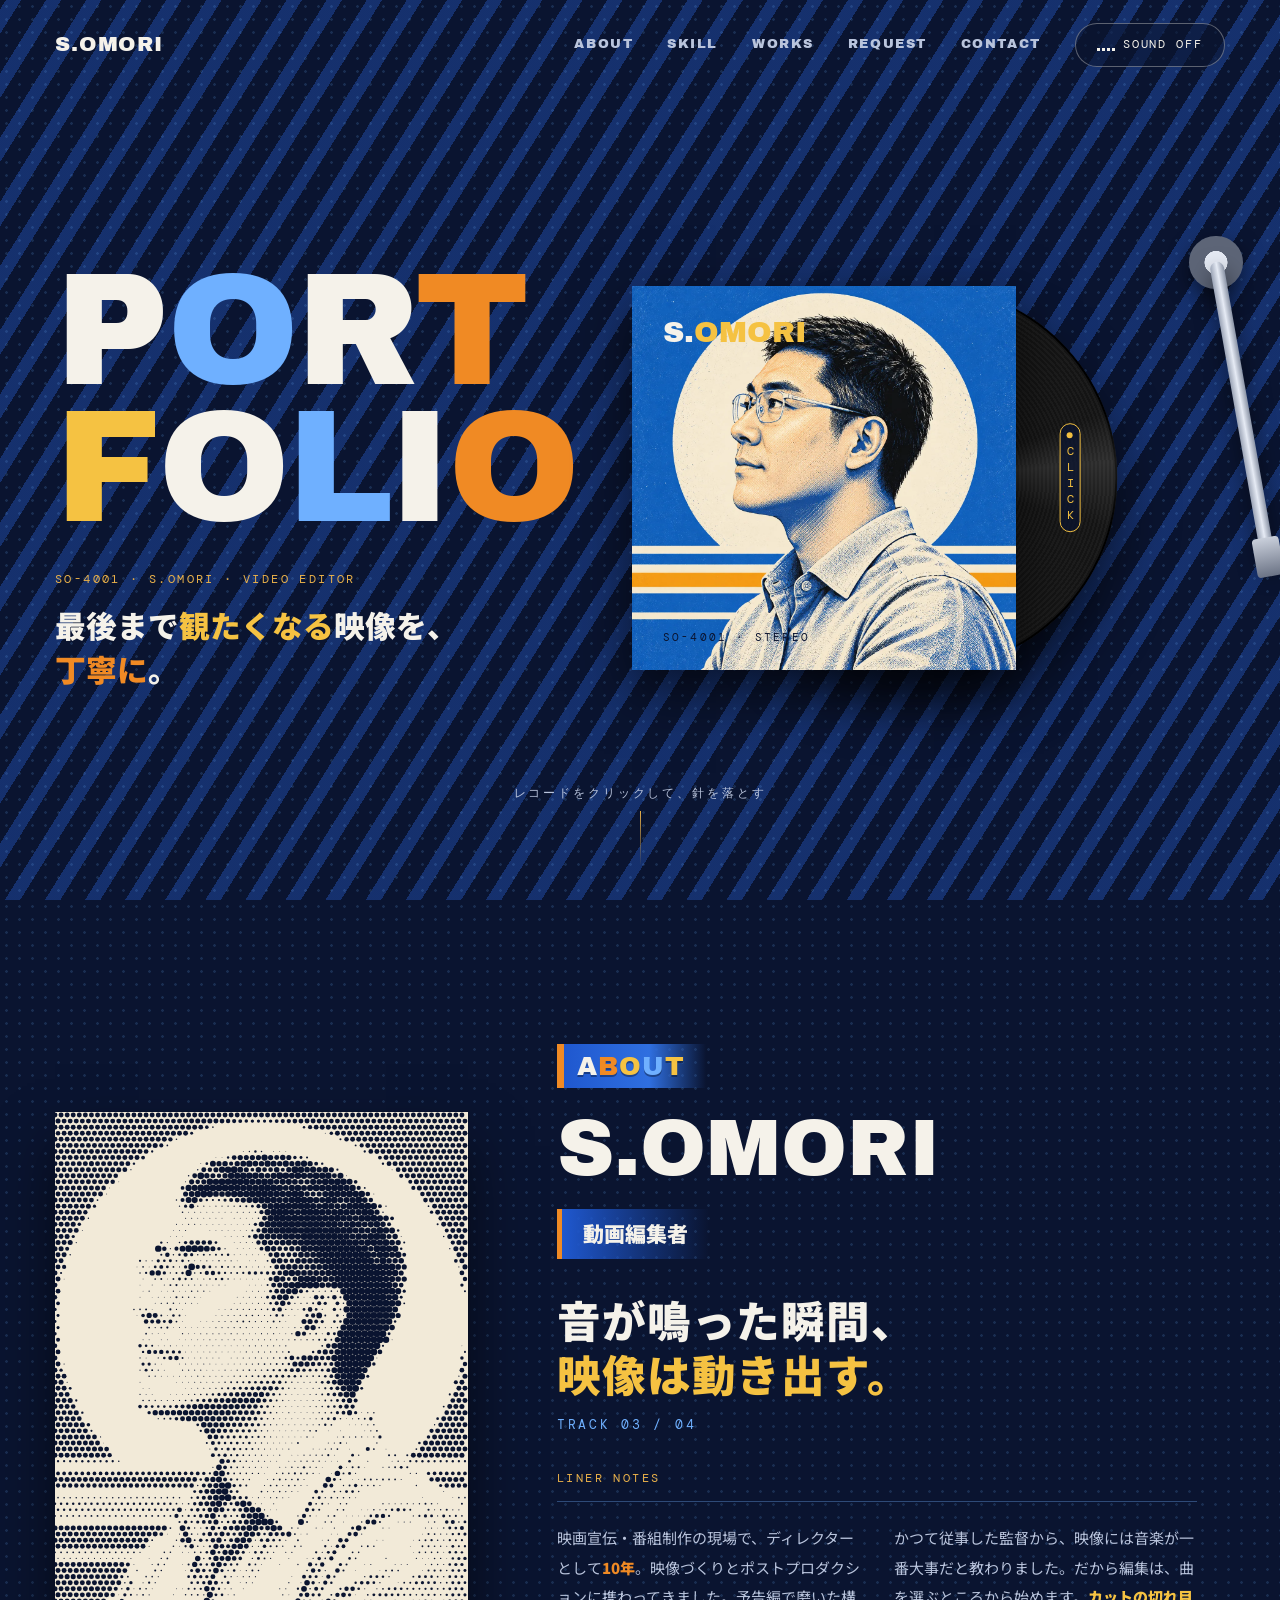
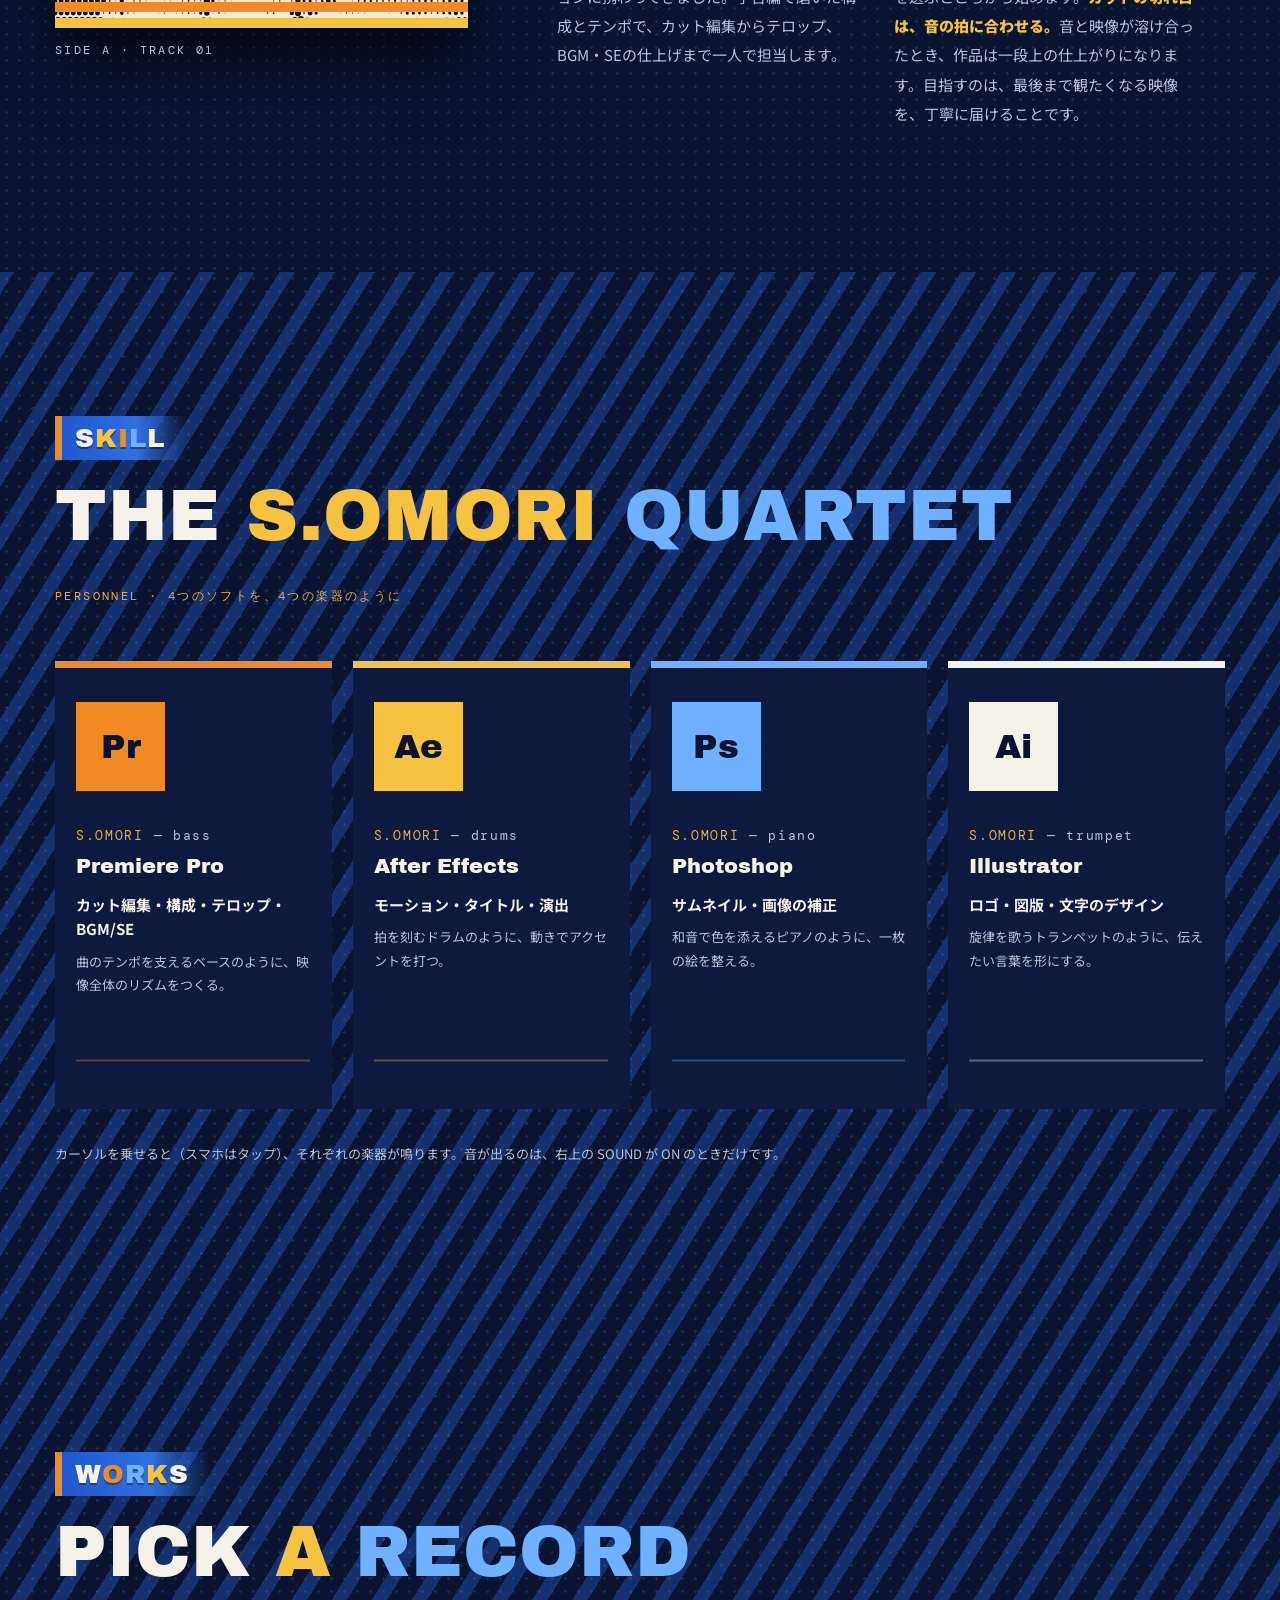
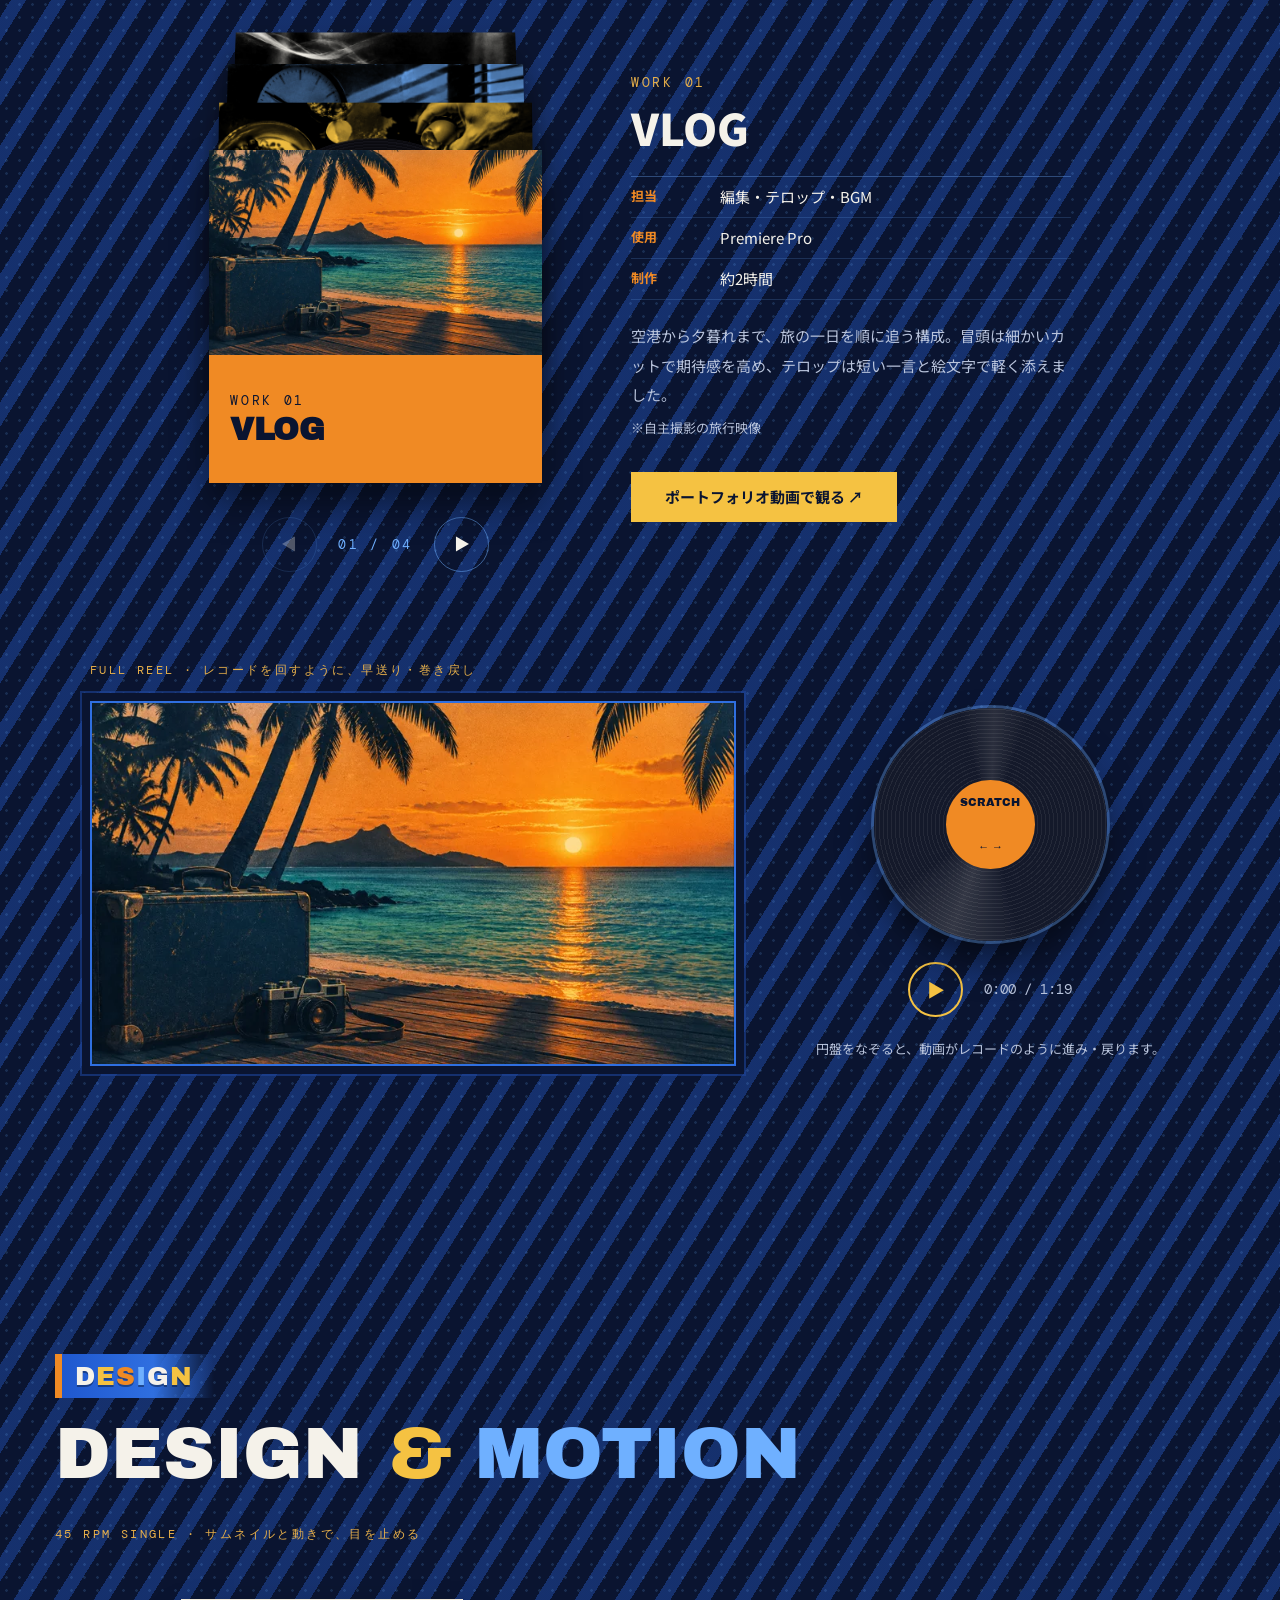
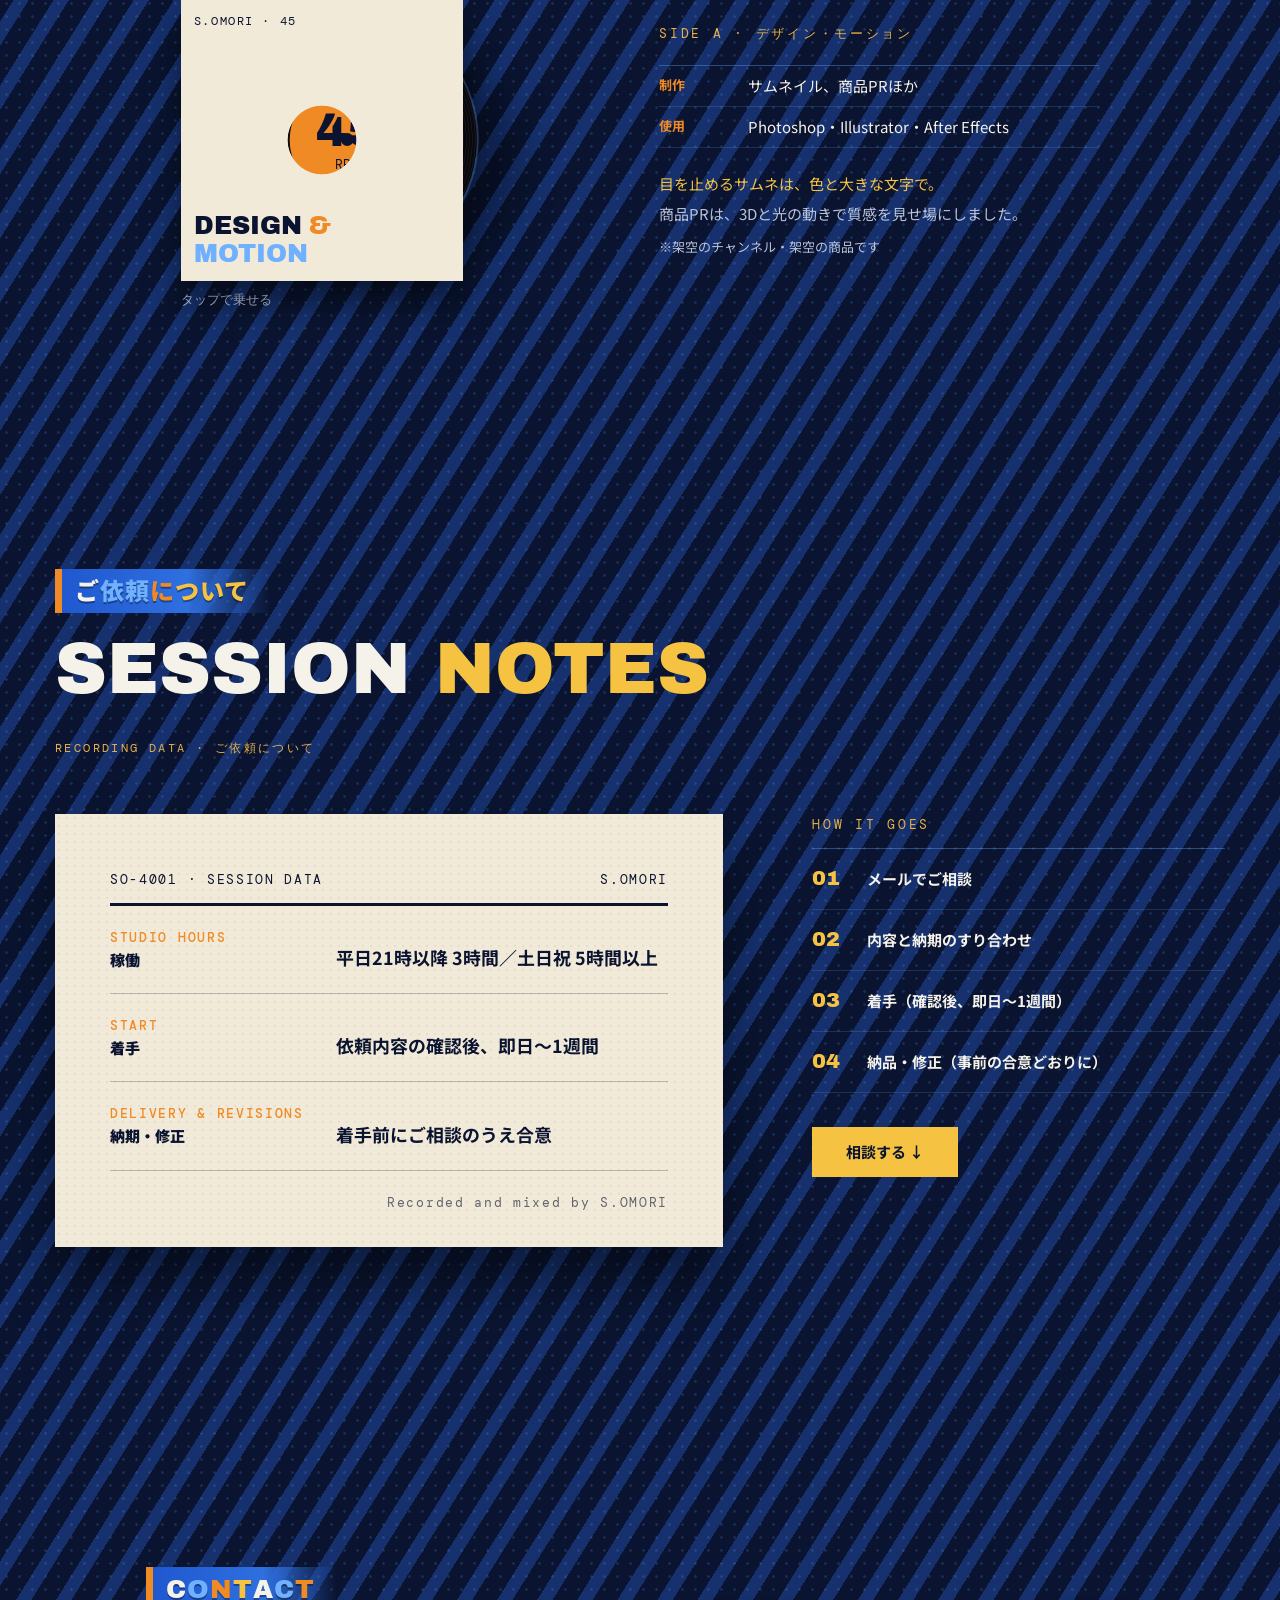
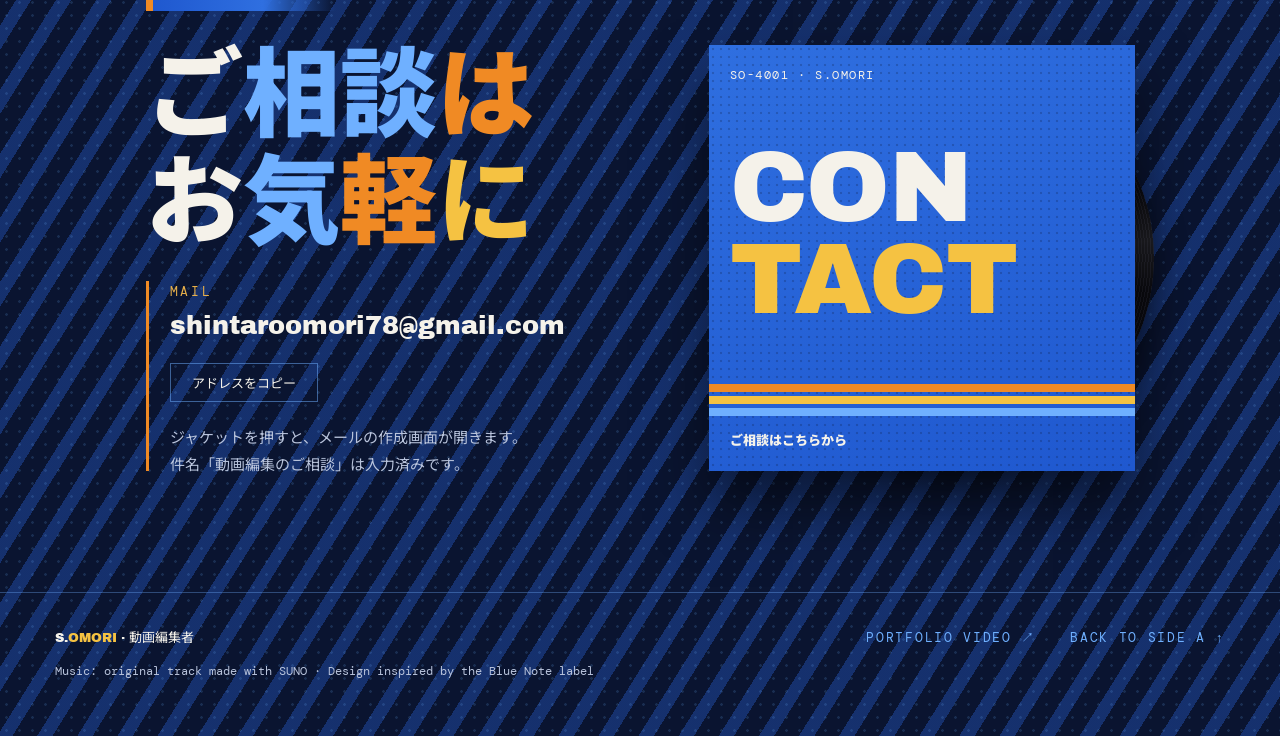
<file: index.html>
<!doctype html>
<html lang="ja">
<head>
  <meta charset="utf-8">
  <meta name="viewport" content="width=device-width, initial-scale=1">
  <title>S.OMORI — Drop the Needle</title>
  <meta name="description" content="動画編集者 S.OMORI のポートフォリオ。針を落として、音楽と一緒にご覧ください。">
  <link rel="preconnect" href="https://fonts.googleapis.com">
  <link rel="preconnect" href="https://fonts.gstatic.com" crossorigin>
  <link href="https://fonts.googleapis.com/css2?family=Archivo+Black&family=Noto+Sans+JP:wght@500;700;900&family=DM+Mono:wght@500&display=swap" rel="stylesheet">
  <link rel="stylesheet" href="styles.css?v=a158b84">
  <script type="module" src="needle.js?v=a158b84"></script>
</head>
<body>

  <header class="site-header">
    <a class="logo" href="#top">S.OMORI</a>
    <nav class="nav" aria-label="セクション">
      <a href="#about">ABOUT</a>
      <a href="#skills">SKILL</a>
      <a href="#works">WORKS</a>
      <a href="#request">REQUEST</a>
      <a href="#contact">CONTACT</a>
    </nav>
    <button class="sound" type="button" aria-pressed="false" aria-label="音楽を再生">
      <span class="sound-bars" aria-hidden="true"><i></i><i></i><i></i><i></i></span>
      <span class="sound-label">SOUND OFF</span>
    </button>
  </header>

  <main id="top">
    <section class="hero" aria-labelledby="hero-title">
      <div class="hero-copy">
        <h1 class="title" id="hero-title" aria-label="PORTFOLIO">
          <span class="row">
            <span class="ch w">P</span><span class="ch s">O</span><span class="ch w">R</span><span class="ch o">T</span>
          </span>
          <span class="row">
            <span class="ch y">F</span><span class="ch w">O</span><span class="ch s">L</span><span class="ch w">I</span><span class="ch o">O</span>
          </span>
        </h1>
        <p class="catalog">SO-4001 · S.OMORI · VIDEO EDITOR</p>
        <p class="tagline"><span class="phrase">最後まで</span><span class="phrase y">観たくなる</span><span class="phrase">映像を、</span><span class="phrase"><span class="o">丁寧に</span>。</span></p>
      </div>

      <div class="deck">
        <button class="record" type="button" aria-label="針を落として音楽を再生">
          <span class="vinyl" aria-hidden="true">
            <span class="grooves"></span>
            <span class="label">S.OMORI<br>SIDE A</span>
            <span class="click-cue"><i></i>CLICK</span>
          </span>
        </button>

        <div class="sleeve" aria-hidden="true">
          <img src="images/portrait.webp" alt="" width="1254" height="1254">
          <span class="sleeve-name"><span class="w">S.</span><span class="y">OMORI</span></span>
          <span class="sleeve-cat">SO-4001 · STEREO</span>
        </div>

        <div class="tonearm" aria-hidden="true">
          <span class="pivot"></span>
          <span class="arm"><span class="head"></span></span>
        </div>
      </div>

      <p class="cue" aria-live="polite">
        <span class="cue-text">レコードをクリックして、針を落とす</span>
        <span class="cue-line" aria-hidden="true"></span>
      </p>
    </section>

        <section id="about" class="about" aria-labelledby="about-title">
      <div class="halftone-wrap">
        <canvas class="halftone" role="img" aria-label="S.OMORIの肖像（網点で描いたもの）"></canvas>
        <p class="side">SIDE A · TRACK 01</p>
      </div>
      <div class="about-copy">
        <p class="tag" aria-hidden="true"><span class="w">A</span><span class="o">B</span><span class="y">O</span><span class="s">U</span><span class="y">T</span></p>
        <h2 class="name" id="about-title">S.OMORI</h2>
        <p class="role">動画編集者</p>
        <div class="credo">
          <ol class="credo-lines">
            <li class="is-on"><span class="w">カットは、</span><span class="y">音で切る。</span></li>
            <li><span class="w">絵は目で観る。</span><span class="y">音は心で観る。</span></li>
            <li><span class="w">音が鳴った瞬間、</span><span class="y">映像は動き出す。</span></li>
            <li><span class="w">いい映像は、</span><span class="y">目を閉じても伝わる。</span></li>
          </ol>
          <p class="credo-count" aria-hidden="true">TRACK <span class="credo-now">01</span> / 04</p>
        </div>
        <p class="catalog">LINER NOTES</p>
        <div class="notes">
          <p>映画宣伝・番組制作の現場で、ディレクターとして<strong class="o">10年</strong>。映像づくりとポストプロダクションに携わってきました。予告編で磨いた構成とテンポで、カット編集からテロップ、BGM・SEの仕上げまで一人で担当します。</p>
          <p>かつて従事した監督から、映像には音楽が一番大事だと教わりました。だから編集は、曲を選ぶところから始めます。<strong class="y">カットの切れ目は、音の拍に合わせる。</strong>音と映像が溶け合ったとき、作品は一段上の仕上がりになります。目指すのは、最後まで観たくなる映像を、丁寧に届けることです。</p>
        </div>
      </div>
    </section>
    <section id="skills" class="quartet" aria-labelledby="quartet-title">
      <p class="tag" aria-hidden="true"><span class="w">S</span><span class="y">K</span><span class="o">I</span><span class="s">L</span><span class="w">L</span></p>
      <h2 class="quartet-title" id="quartet-title"><span class="w">THE</span> <span class="y">S.OMORI</span> <span class="s">QUARTET</span></h2>
      <p class="catalog">PERSONNEL · 4つのソフトを、4つの楽器のように</p>

      <ul class="players">
        <li class="player" tabindex="0" data-voice="bass">
          <span class="badge">Pr</span>
          <span class="credit">S.OMORI <span class="instr">— bass</span></span>
          <span class="tool">Premiere Pro</span>
          <span class="part">カット編集・構成・テロップ・BGM/SE</span>
          <span class="part-note">曲のテンポを支えるベースのように、映像全体のリズムをつくる。</span>
          <canvas class="wave" aria-hidden="true"></canvas>
        </li>
        <li class="player" tabindex="0" data-voice="drums">
          <span class="badge">Ae</span>
          <span class="credit">S.OMORI <span class="instr">— drums</span></span>
          <span class="tool">After Effects</span>
          <span class="part">モーション・タイトル・演出</span>
          <span class="part-note">拍を刻むドラムのように、動きでアクセントを打つ。</span>
          <canvas class="wave" aria-hidden="true"></canvas>
        </li>
        <li class="player" tabindex="0" data-voice="piano">
          <span class="badge">Ps</span>
          <span class="credit">S.OMORI <span class="instr">— piano</span></span>
          <span class="tool">Photoshop</span>
          <span class="part">サムネイル・画像の補正</span>
          <span class="part-note">和音で色を添えるピアノのように、一枚の絵を整える。</span>
          <canvas class="wave" aria-hidden="true"></canvas>
        </li>
        <li class="player" tabindex="0" data-voice="horn">
          <span class="badge">Ai</span>
          <span class="credit">S.OMORI <span class="instr">— trumpet</span></span>
          <span class="tool">Illustrator</span>
          <span class="part">ロゴ・図版・文字のデザイン</span>
          <span class="part-note">旋律を歌うトランペットのように、伝えたい言葉を形にする。</span>
          <canvas class="wave" aria-hidden="true"></canvas>
        </li>
      </ul>
      <p class="quartet-hint">カーソルを乗せると（スマホはタップ）、それぞれの楽器が鳴ります。音が出るのは、右上の SOUND が ON のときだけです。</p>
    </section>
    <section id="works" class="works" aria-labelledby="works-title">
      <p class="tag" aria-hidden="true"><span class="w">W</span><span class="o">O</span><span class="s">R</span><span class="y">K</span><span class="w">S</span></p>
      <h2 class="works-title" id="works-title"><span class="w">PICK</span> <span class="y">A</span> <span class="s">RECORD</span></h2>

      <div class="works-body">
        <div class="crate">
          <div class="bin" tabindex="0" aria-label="作品のレコード棚。左右の矢印キーでめくれます">
          <button class="jacket" type="button" style="--c: var(--orange)" aria-controls="work-info" data-cue="18.5" aria-label="WORK 01 VLOGを選ぶ">
            <span class="disc" aria-hidden="true"><span class="disc-label">01</span></span>
            <span class="jacket-face">
              <span class="jacket-art"><img src="images/work-01.webp" alt="" width="800" height="494" loading="lazy"></span>
              <span class="jacket-type"><span class="jacket-no">WORK 01</span><span class="jacket-title">VLOG</span></span>
            </span>
          </button>
          <button class="jacket" type="button" style="--c: var(--yellow)" aria-controls="work-info" data-cue="34.5" aria-label="WORK 02 縦型ショートを選ぶ">
            <span class="disc" aria-hidden="true"><span class="disc-label">02</span></span>
            <span class="jacket-face">
              <span class="jacket-art"><img src="images/work-02.webp" alt="" width="800" height="494" loading="lazy"></span>
              <span class="jacket-type"><span class="jacket-no">WORK 02</span><span class="jacket-title">縦型ショート</span></span>
            </span>
          </button>
          <button class="jacket" type="button" style="--c: var(--sky)" aria-controls="work-info" data-cue="46.5" aria-label="WORK 03 ビジネス解説を選ぶ">
            <span class="disc" aria-hidden="true"><span class="disc-label">03</span></span>
            <span class="jacket-face">
              <span class="jacket-art"><img src="images/work-03.webp" alt="" width="800" height="494" loading="lazy"></span>
              <span class="jacket-type"><span class="jacket-no">WORK 03</span><span class="jacket-title">ビジネス解説</span></span>
            </span>
          </button>
          <button class="jacket" type="button" style="--c: var(--white)" aria-controls="work-info" data-yt="c9_rsqaQy-s" data-title="嘘つき / Fuu" aria-label="SIDE B Fuuを選ぶ">
            <span class="disc" aria-hidden="true"><span class="disc-label">B</span></span>
            <span class="jacket-face">
              <span class="jacket-art"><img src="images/work-04.webp" alt="" width="800" height="494" loading="lazy"></span>
              <span class="jacket-type"><span class="jacket-no">SIDE B · MUSIC</span><span class="jacket-title">Fuu</span></span>
            </span>
          </button>
          </div>
          <div class="crate-nav">
            <button class="crate-btn" type="button" data-step="-1" aria-label="前の作品">◀</button>
            <p class="crate-count" aria-hidden="true"><span class="crate-now">01</span> / 04</p>
            <button class="crate-btn" type="button" data-step="1" aria-label="次の作品">▶</button>
          </div>
        </div>

        <div class="work-info" id="work-info" aria-live="polite">
          <article class="work">
            <p class="work-no">WORK 01</p>
            <h3 class="work-title">VLOG</h3>
            <dl class="work-meta">
              <div><dt>担当</dt><dd>編集・テロップ・BGM</dd></div>
              <div><dt>使用</dt><dd>Premiere Pro</dd></div>
              <div><dt>制作</dt><dd>約2時間</dd></div>
            </dl>
            <p class="work-comment">空港から夕暮れまで、旅の一日を順に追う構成。冒頭は細かいカットで期待感を高め、テロップは短い一言と絵文字で軽く添えました。</p>
            <p class="work-note">※自主撮影の旅行映像</p>
            <a class="work-link" href="https://youtu.be/6_9yEwsXHRM" target="_blank" rel="noopener">ポートフォリオ動画で観る ↗</a>
          </article>
          <article class="work" hidden>
            <p class="work-no">WORK 02</p>
            <h3 class="work-title">縦型ショート</h3>
            <dl class="work-meta">
              <div><dt>担当</dt><dd>編集・テロップ・SE</dd></div>
              <div><dt>使用</dt><dd>Premiere Pro・After Effects</dd></div>
              <div><dt>制作</dt><dd>約1時間</dd></div>
            </dl>
            <p class="work-comment">冒頭で結果を見せ、約3秒ごとにカットを切り替えて離脱を防ぐ構成。字幕は大きく、動きに合わせた効果音で目を止めます。</p>
            <p class="work-note">※架空のチャンネルです</p>
            <a class="work-link" href="https://youtu.be/6_9yEwsXHRM" target="_blank" rel="noopener">ポートフォリオ動画で観る ↗</a>
          </article>
          <article class="work" hidden>
            <p class="work-no">WORK 03</p>
            <h3 class="work-title">ビジネス解説</h3>
            <dl class="work-meta">
              <div><dt>担当</dt><dd>構成・図解・編集・テロップ</dd></div>
              <div><dt>使用</dt><dd>Photoshop・Premiere Pro</dd></div>
              <div><dt>制作</dt><dd>約1時間</dd></div>
            </dl>
            <p class="work-comment">結論→3つのポイント→まとめの順に、図を1つずつ動かして理解の負担を減らす設計。話者を画面に置き、信頼感と間を出しました。</p>
            <p class="work-note">※架空のチャンネルです／図解は自作</p>
            <a class="work-link" href="https://youtu.be/6_9yEwsXHRM" target="_blank" rel="noopener">ポートフォリオ動画で観る ↗</a>
          </article>
          <article class="work" hidden>
            <p class="work-no">SIDE B · MUSIC CHANNEL</p>
            <h3 class="work-title">Fuu</h3>
            <dl class="work-meta">
              <div><dt>内容</dt><dd>オリジナル楽曲の音楽チャンネル</dd></div>
              <div><dt>担当</dt><dd>運営・サムネイル・映像</dd></div>
            </dl>
            <p class="work-comment">曲ごとにサムネイルと映像を作り、公開しています。数を重ねながら、一覧で見たときの統一感を保つ型づくりを続けています。</p>
            <p class="work-note">※自分で運営しているチャンネルです</p>
            <a class="work-link" href="https://www.youtube.com/@fuu_music" target="_blank" rel="noopener">チャンネルを見る ↗</a>
          </article>
        </div>
      </div>

      <div class="reel" aria-labelledby="reel-title">
        <p class="catalog" id="reel-title">FULL REEL · レコードを回すように、早送り・巻き戻し</p>
        <div class="reel-body">
          <div class="reel-screen">
            <video class="reel-video" src="video/portfolio.mp4" preload="metadata" playsinline></video>
            <div class="reel-yt" hidden><div id="reel-yt-player"></div></div>
            <p class="reel-cue" aria-live="polite"></p>
          </div>
          <div class="reel-deck">
            <div class="platter" role="slider" tabindex="0" aria-label="動画の再生位置。ドラッグ、または左右の矢印キーで早送り・巻き戻し" aria-valuemin="0" aria-valuemax="79" aria-valuenow="0">
              <span class="platter-disc" aria-hidden="true">
                <span class="platter-grooves"></span>
                <span class="platter-label">SCRATCH<br><i>←  →</i></span>
              </span>
            </div>
            <div class="reel-ctrl">
              <button class="reel-play" type="button" aria-label="動画を再生">▶</button>
              <span class="reel-time" aria-hidden="true"><span class="reel-now">0:00</span> / <span class="reel-len">1:19</span></span>
            </div>
            <p class="reel-hint">円盤をなぞると、動画がレコードのように進み・戻ります。</p>
          </div>
        </div>
      </div>
    </section>
    <section id="design" class="single" aria-labelledby="single-title">
      <p class="tag" aria-hidden="true"><span class="w">D</span><span class="y">E</span><span class="o">S</span><span class="s">I</span><span class="w">G</span><span class="y">N</span></p>
      <h2 class="single-title" id="single-title"><span class="w">DESIGN</span> <span class="y">&amp;</span> <span class="s">MOTION</span></h2>
      <p class="catalog">45 RPM SINGLE · サムネイルと動きで、目を止める</p>

      <div class="single-body">
        <button class="single-record" type="button" aria-pressed="false" aria-label="シングル盤を乗せて回す">
          <span class="single-shadow" aria-hidden="true"></span>
          <span class="single-slide" aria-hidden="true">
            <span class="single-disc">
              <span class="single-grooves"></span>
              <span class="single-label"><span class="single-45">45</span><span class="single-rpm">RPM</span><span class="single-hole"></span></span>
            </span>
          </span>
          <span class="single-sleeve" aria-hidden="true">
            <span class="single-sleeve-cat">S.OMORI · 45</span>
            <span class="single-sleeve-word"><span class="w">DESIGN</span><span class="o">&amp;</span><span class="s">MOTION</span></span>
          </span>
          <span class="single-cue" aria-hidden="true">タップで乗せる</span>
        </button>

        <div class="single-info">
          <p class="work-no">SIDE A · デザイン・モーション</p>
          <dl class="work-meta">
            <div><dt>制作</dt><dd>サムネイル、商品PRほか</dd></div>
            <div><dt>使用</dt><dd>Photoshop・Illustrator・After Effects</dd></div>
          </dl>
          <p class="work-comment"><span class="y">目を止めるサムネは、色と大きな文字で。</span><br>商品PRは、3Dと光の動きで質感を見せ場にしました。</p>
          <p class="work-note">※架空のチャンネル・架空の商品です</p>
        </div>
      </div>
    </section>
    <section id="request" class="session" aria-labelledby="session-title">
      <p class="tag tag-jp" aria-hidden="true"><span class="w">ご</span><span class="s">依頼</span><span class="o">に</span><span class="y">ついて</span></p>
      <h2 class="session-title" id="session-title"><span class="w">SESSION</span> <span class="y">NOTES</span></h2>
      <p class="catalog">RECORDING DATA · ご依頼について</p>

      <div class="session-body">
        <div class="paper">
          <div class="paper-head" aria-hidden="true">
            <span>SO-4001 · SESSION DATA</span>
            <span>S.OMORI</span>
          </div>
          <dl class="paper-data">
            <div>
              <dt><span class="paper-en">STUDIO HOURS</span>稼働</dt>
              <dd>平日21時以降 3時間／土日祝 5時間以上</dd>
            </div>
            <div>
              <dt><span class="paper-en">START</span>着手</dt>
              <dd>依頼内容の確認後、即日〜1週間</dd>
            </div>
            <div>
              <dt><span class="paper-en">DELIVERY &amp; REVISIONS</span>納期・修正</dt>
              <dd>着手前にご相談のうえ合意</dd>
            </div>
          </dl>
          <p class="paper-foot">Recorded and mixed by S.OMORI</p>
        </div>

        <div class="session-flow">
          <p class="work-no">HOW IT GOES</p>
          <ol class="flow">
            <li><span class="flow-no">01</span><span class="flow-text">メールでご相談</span></li>
            <li><span class="flow-no">02</span><span class="flow-text">内容と納期のすり合わせ</span></li>
            <li><span class="flow-no">03</span><span class="flow-text">着手（確認後、即日〜1週間）</span></li>
            <li><span class="flow-no">04</span><span class="flow-text">納品・修正（事前の合意どおりに）</span></li>
          </ol>
          <a class="work-link" href="#contact">相談する ↓</a>
        </div>
      </div>
    </section>
    <section id="contact" class="contact" aria-labelledby="contact-title">
      <div class="contact-body">
        <div class="contact-text">
        <p class="tag" aria-hidden="true"><span class="w">C</span><span class="s">O</span><span class="o">N</span><span class="y">T</span><span class="w">A</span><span class="s">C</span><span class="o">T</span></p>
          <div class="contact-group">
          <h2 class="contact-title" id="contact-title">
            <span class="contact-row"><span class="w">ご</span><span class="s">相談</span><span class="o">は</span></span>
            <span class="contact-row"><span class="w">お</span><span class="s">気</span><span class="o">軽</span><span class="y">に</span></span>
          </h2>

          <div class="contact-info">
            <p class="work-no">MAIL</p>
            <p class="contact-mail">shintaroomori78@gmail.com</p>
            <button class="contact-copy" type="button">アドレスをコピー</button>
            <p class="contact-note">ジャケットを押すと、メールの作成画面が開きます。<br>件名「動画編集のご相談」は入力済みです。</p>
          </div>
          </div>
        </div>

        <a class="label-btn" href="mailto:shintaroomori78@gmail.com?subject=%E5%8B%95%E7%94%BB%E7%B7%A8%E9%9B%86%E3%81%AE%E3%81%94%E7%9B%B8%E8%AB%87" aria-label="メールで相談する（メールの作成画面が開きます）">
          <span class="c-disc" aria-hidden="true">
            <span class="label-disc">
              <span class="label-face">
                <span class="label-top">SIDE B · LAST TRACK</span>
                <span class="label-main">MAIL</span>
                <span class="label-sub">メールで相談する</span>
                <span class="label-hole"></span>
              </span>
            </span>
          </span>
          <span class="c-sleeve" aria-hidden="true">
            <span class="c-cat">SO-4001 · S.OMORI</span>
            <span class="c-word"><span class="w">CON</span><span class="y">TACT</span></span>
            <span class="c-stripes"><i></i><i></i><i></i></span>
            <span class="c-foot">ご相談はこちらから</span>
          </span>
        </a>
      </div>
    </section>
  </main>

  <footer class="site-footer">
    <p class="footer-name"><span class="w">S.</span><span class="y">OMORI</span> · 動画編集者</p>
    <p class="footer-links">
      <a href="https://youtu.be/6_9yEwsXHRM" target="_blank" rel="noopener">PORTFOLIO VIDEO ↗</a>
      <a href="#top">BACK TO SIDE A ↑</a>
    </p>
    <p class="footer-credit">Music: original track made with SUNO · Design inspired by the Blue Note label</p>
  </footer>

</body>
</html>
</file>
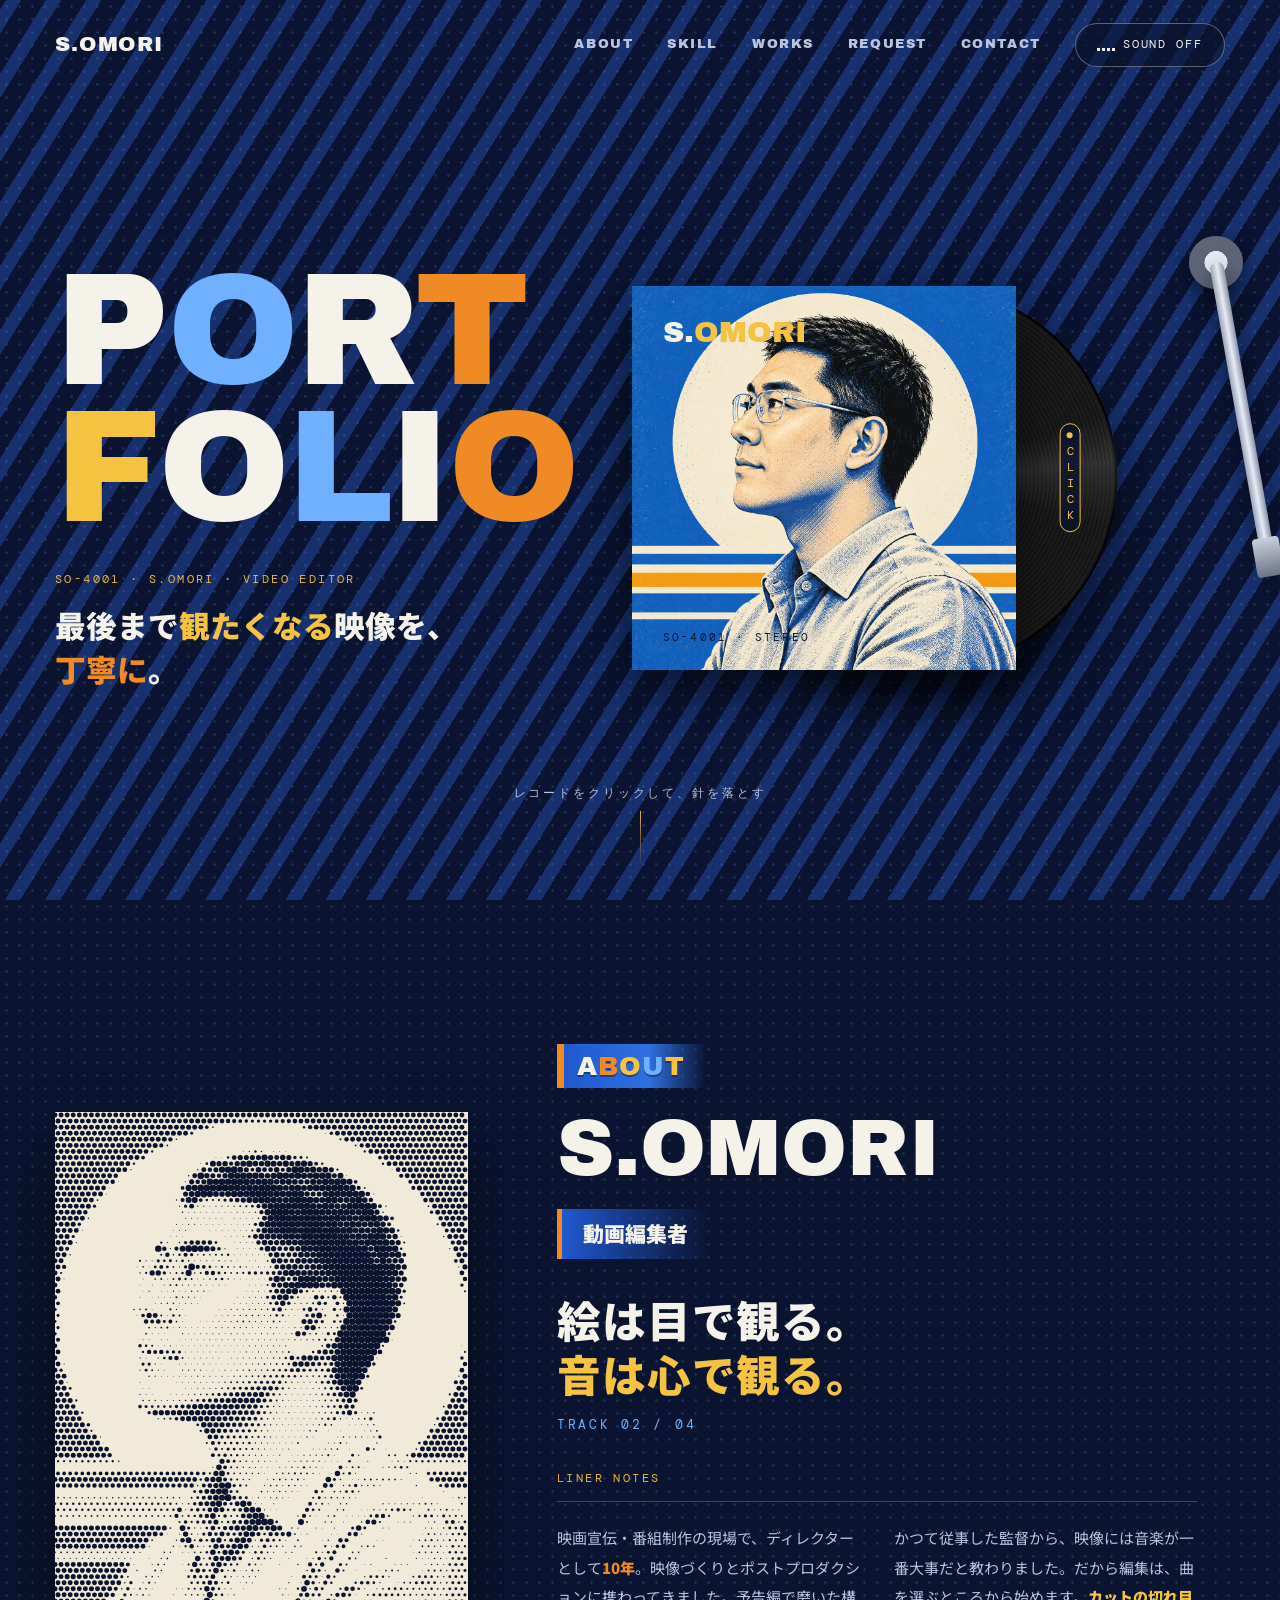
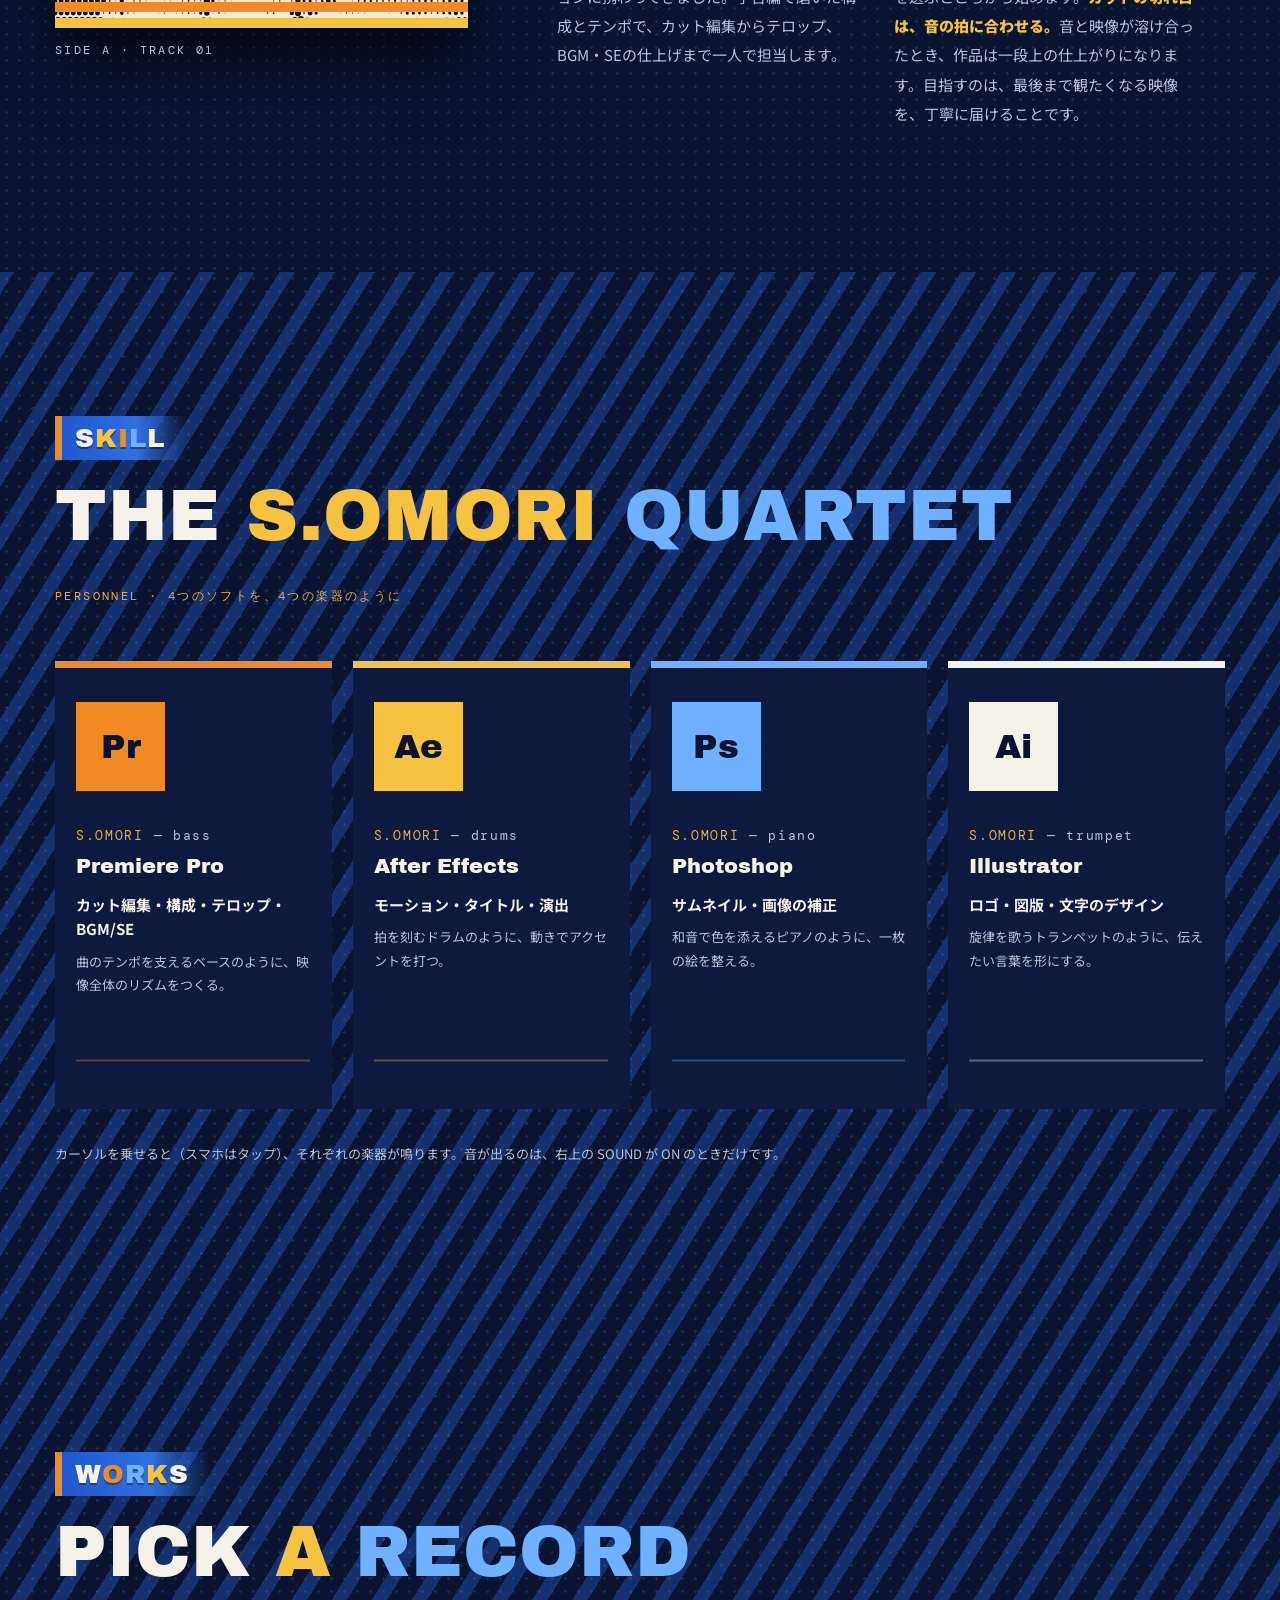
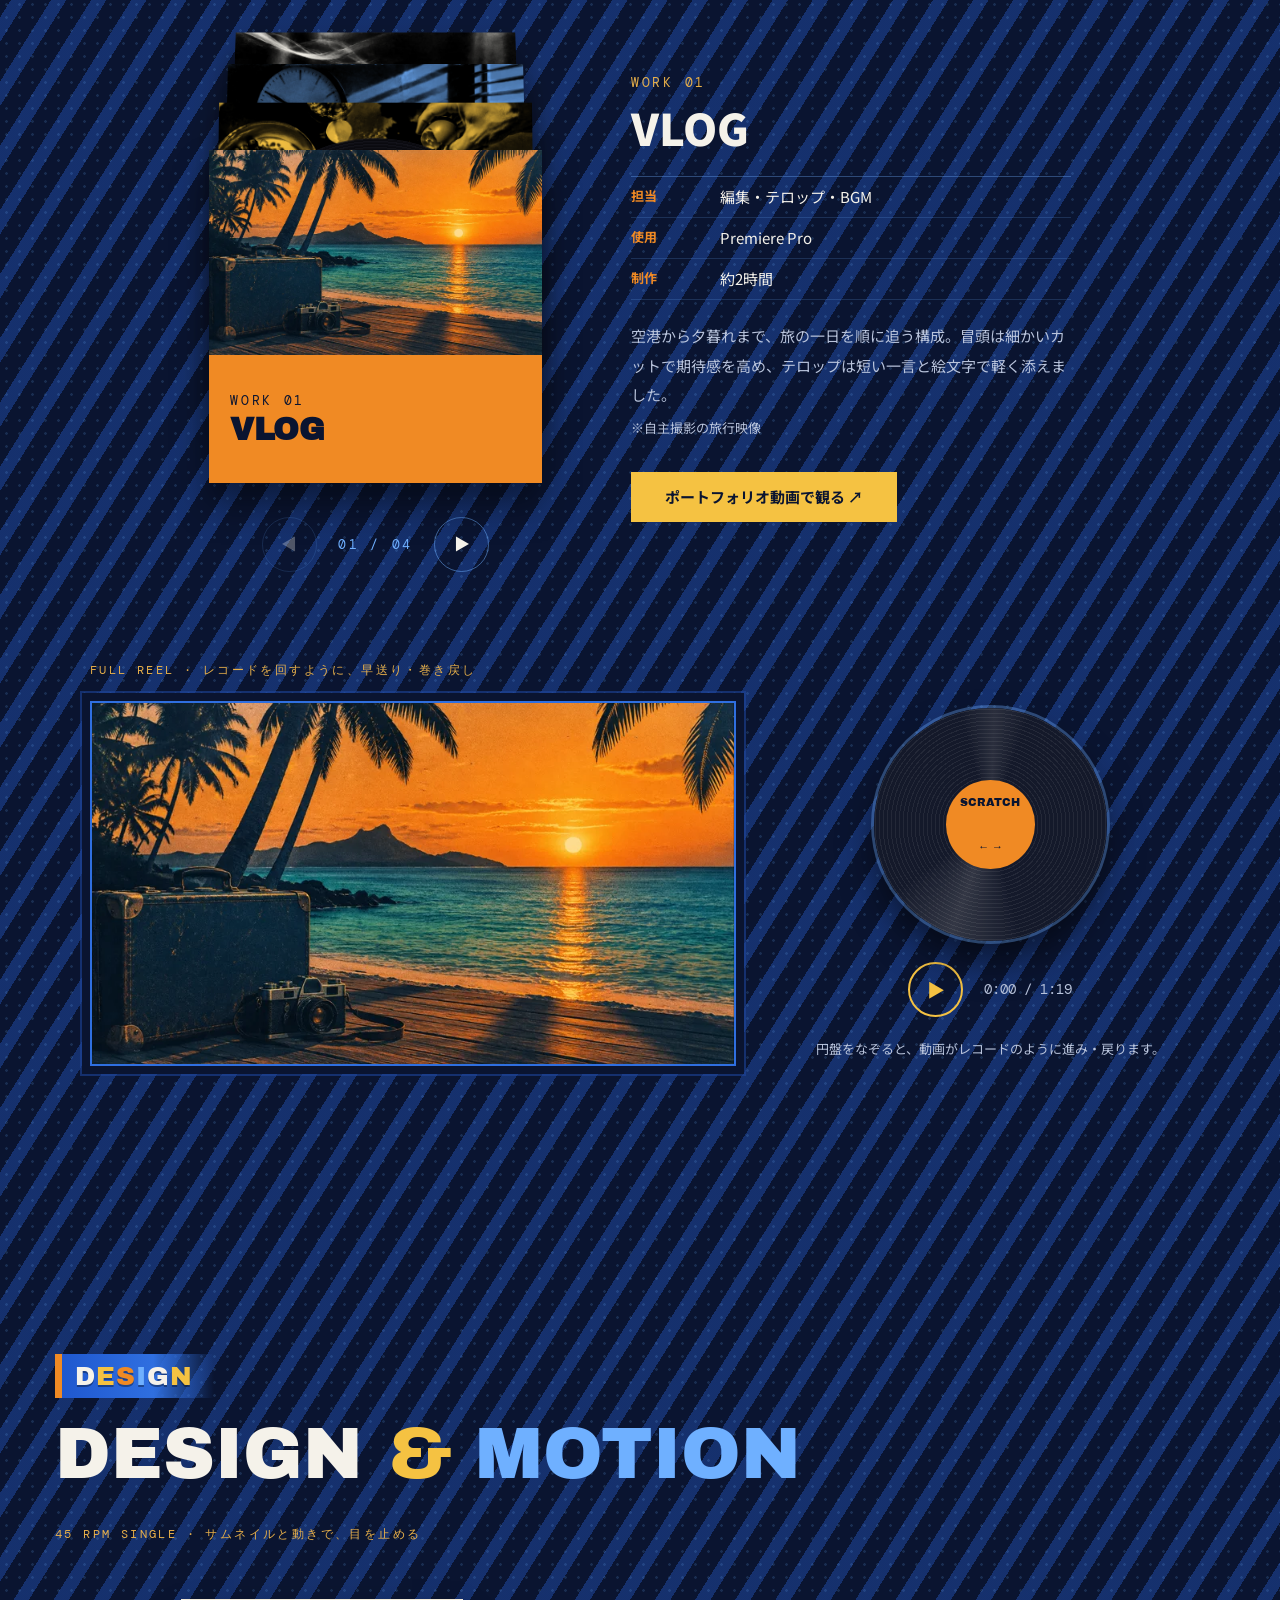
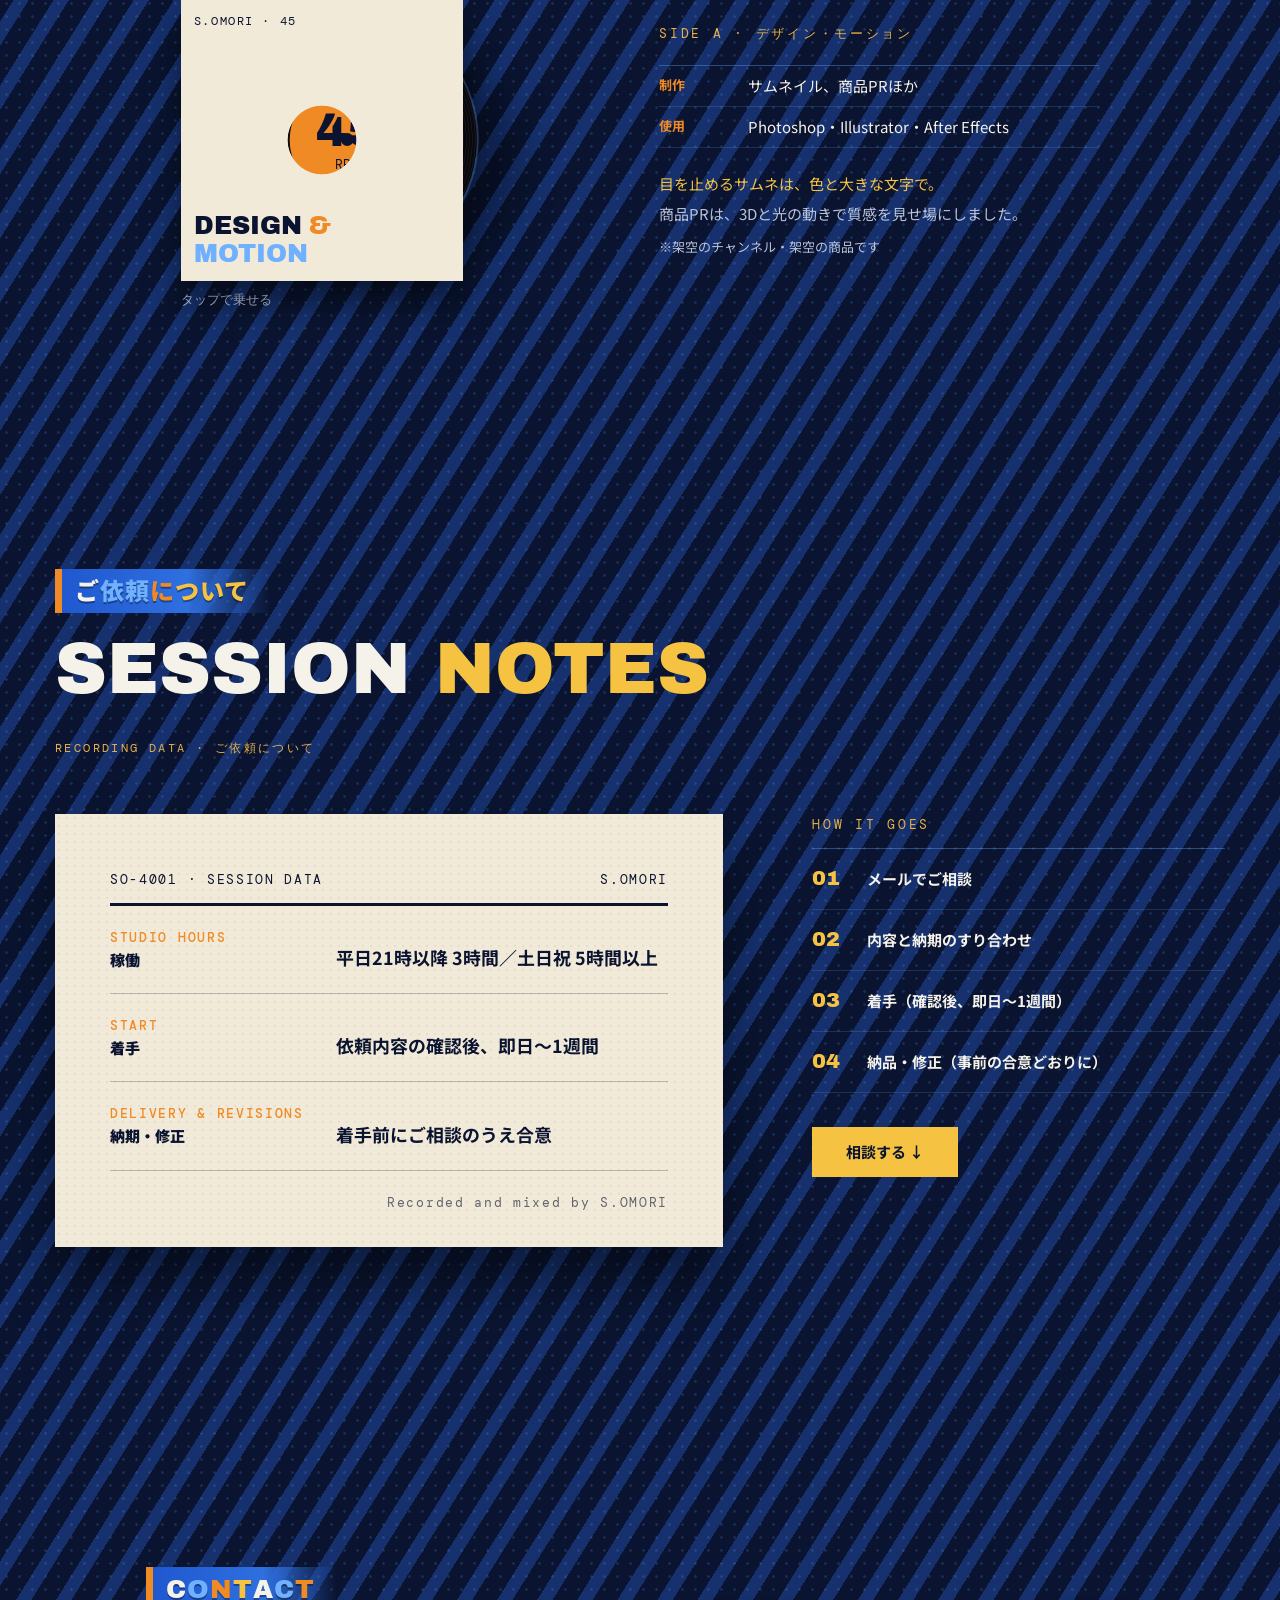
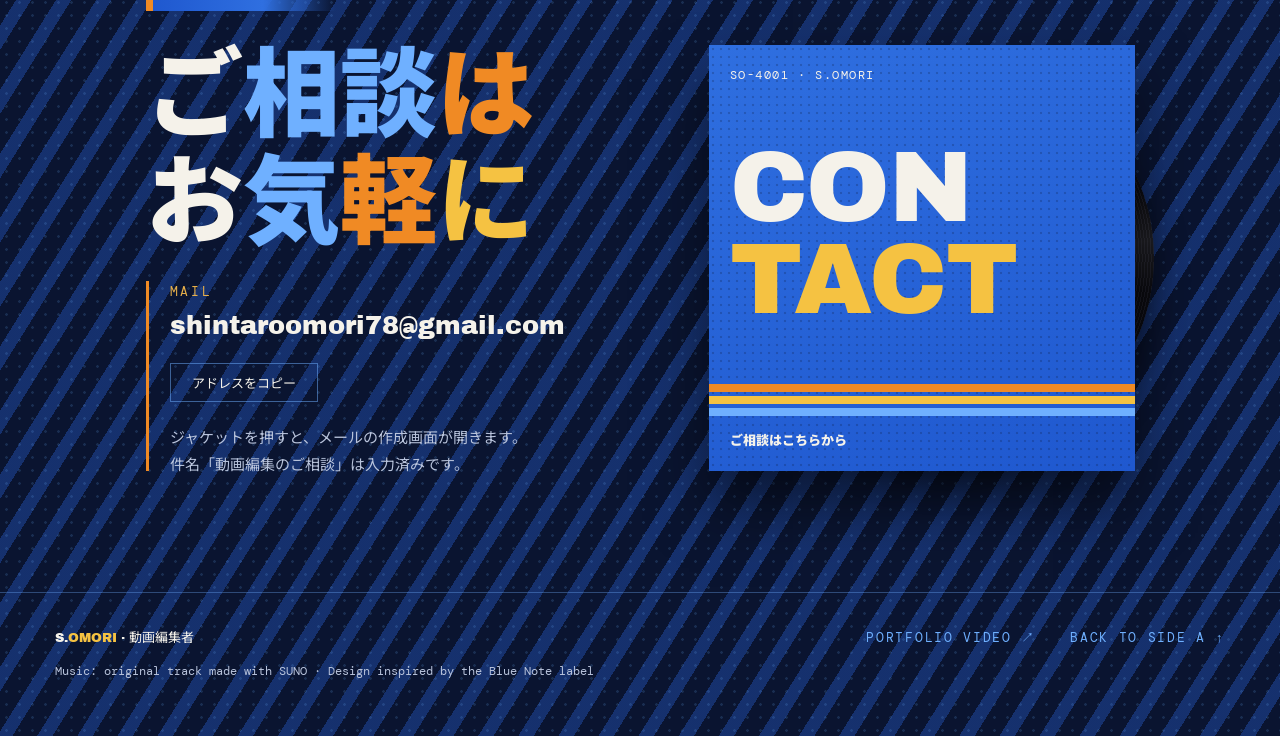
<file: needle/index.html>
<!doctype html>
<html lang="ja">
<head>
  <meta charset="utf-8">
  <title>S.OMORI — Drop the Needle</title>
  <link rel="canonical" href="../">
  <script>location.replace("../" + location.hash);</script>
  <meta http-equiv="refresh" content="0; url=../">
</head>
<body>
  <p><a href="../">S.OMORI のポートフォリオへ</a></p>
</body>
</html>
</file>
<file: styles.css>
/* S.OMORI — Drop the Needle
   Classic: Blue Note sleeve, vinyl, tonearm. Advanced: Web Audio drives the motion.
   Letter colours are the portfolio video's own. Spacing on the golden ratio:
   8 · 13 · 21 · 34 · 55 · 89 · 144 px */

:root {
  --navy: #0a1430;
  --stripe: rgba(31, 72, 160, 0.55);
  --blue: #2f6fe0;
  --white: #f5f2ea;
  --orange: #f08a24;
  --yellow: #f5c242;
  --sky: #6fb0ff;
  --gold: #e8b04a;
  --sub: #b9c4dc;

  --s1: 8px;
  --s2: 13px;
  --s3: 21px;
  --s4: 34px;
  --s5: 55px;
  --s6: 89px;
  --s7: 144px;

  --latin: "Archivo Black", "Noto Sans JP", sans-serif;
  --jp: "Noto Sans JP", sans-serif;
  --mono: "DM Mono", monospace;

  /* 0..1, written by needle.js from the bass of the playing track */
  --beat: 0;
  --size: clamp(240px, 30vw, 440px);
}

*,
*::before,
*::after {
  box-sizing: border-box;
}

html {
  scroll-behavior: smooth;
}

body {
  margin: 0;
  min-height: 100vh;
  color: var(--white);
  font-family: var(--jp);
  line-height: 1.618;
  overflow-x: hidden;
  background:
    radial-gradient(circle, rgba(111, 176, 255, 0.16) 1px, transparent 1.6px) 0 0 / 13px 13px,
    repeating-linear-gradient(-58deg, transparent 0 21px, var(--stripe) 21px 34px),
    var(--navy);
}

img {
  display: block;
  max-width: 100%;
  height: auto;
}

button {
  font: inherit;
  color: inherit;
}

.w { color: var(--white); }
.o { color: var(--orange); }
.y { color: var(--yellow); }
.s { color: var(--sky); }

/* ---------- Header ---------- */
.site-header {
  position: fixed;
  inset: 0 0 auto 0;
  z-index: 20;
  display: flex;
  align-items: center;
  gap: var(--s4);
  padding: var(--s3) var(--s5);
  transition: background 0.382s ease, padding 0.382s ease, backdrop-filter 0.382s ease;
}

/* Once the page scrolls under it, the header sits on a frosted navy band with
   the four print colours as a thin register line along the bottom. */
.site-header::after {
  content: "";
  position: absolute;
  inset: auto 0 0 0;
  height: 3px;
  background: linear-gradient(90deg,
    var(--orange) 0 23.6%, var(--yellow) 23.6% 38.2%,
    var(--sky) 38.2% 61.8%, var(--white) 61.8% 76.4%, transparent 76.4%);
  transform: scaleX(0);
  transform-origin: 0 50%;
  transition: transform 0.618s cubic-bezier(0.2, 0.8, 0.2, 1);
}

.site-header.is-banded {
  padding-top: var(--s2);
  padding-bottom: var(--s2);
  background: rgba(10, 20, 48, 0.86);
  -webkit-backdrop-filter: blur(13px) saturate(1.2);
  backdrop-filter: blur(13px) saturate(1.2);
  box-shadow: 0 13px 34px rgba(0, 0, 0, 0.34);
}

.site-header.is-banded::after {
  transform: scaleX(1);
}

.logo {
  margin-right: auto;
  font-family: var(--latin);
  font-size: 21px;
  letter-spacing: 0.04em;
  color: var(--white);
  text-decoration: none;
}

.nav {
  display: flex;
  gap: var(--s4);
}

.nav a {
  font-family: var(--latin);
  font-size: 13px;
  letter-spacing: 0.12em;
  color: var(--sub);
  text-decoration: none;
  padding: var(--s2) 0;
}

.nav a:hover,
.nav a:focus-visible {
  color: var(--orange);
}

/* Sound switch: always visible, off until the needle drops */
.sound {
  display: inline-flex;
  align-items: center;
  gap: var(--s1);
  min-height: 44px;
  padding: 0 var(--s3);
  border: 1px solid rgba(245, 242, 234, 0.35);
  border-radius: 999px;
  background: rgba(10, 20, 48, 0.6);
  font-family: var(--mono);
  font-size: 12px;
  letter-spacing: 0.16em;
  cursor: pointer;
}

.sound[aria-pressed="true"] {
  border-color: var(--orange);
  color: var(--orange);
}

.sound-bars {
  display: inline-flex;
  align-items: flex-end;
  gap: 2px;
  height: 13px;
}

.sound-bars i {
  width: 3px;
  height: 3px;
  background: currentColor;
  transition: height 0.08s linear;
}

.sound[aria-pressed="true"] .sound-bars i:nth-child(1) { height: calc(3px + var(--beat) * 10px); }
.sound[aria-pressed="true"] .sound-bars i:nth-child(2) { height: calc(5px + var(--beat) * 8px); }
.sound[aria-pressed="true"] .sound-bars i:nth-child(3) { height: calc(3px + var(--beat) * 9px); }
.sound[aria-pressed="true"] .sound-bars i:nth-child(4) { height: calc(4px + var(--beat) * 6px); }

/* ---------- Hero ---------- */
.hero {
  position: relative;
  min-height: 100vh;
  min-height: 100svh;
  display: grid;
  grid-template-columns: 1fr 1fr;
  align-items: center;
  gap: var(--s5);
  padding: var(--s7) var(--s5) var(--s6);
  /* the resting tonearm and the record's shadow reach past the deck */
  overflow-x: clip;
}

/* Title: Blue Note-sized letters, each dropped in and playable like a key */
.title {
  margin: 0;
  font-family: var(--latin);
  font-weight: 400;
  font-size: clamp(72px, 12.4vw, 178px);
  line-height: 0.86;
  letter-spacing: -0.02em;
}

.row {
  display: block;
  white-space: nowrap;
}

.ch {
  display: inline-block;
  transform: translateY(calc(var(--beat) * -4px));
  transition: transform 0.45s cubic-bezier(0.34, 1.56, 0.64, 1);
  /* backwards only: once landed, the letter is free for hover and beat motion */
  animation: drop-in 0.9s cubic-bezier(0.34, 1.4, 0.64, 1) backwards;
  animation-delay: calc(var(--i, 0) * 70ms + 200ms);
}

.ch:hover {
  transform: translateY(0.08em);
  transition-duration: 0.12s;
}

@keyframes drop-in {
  from {
    opacity: 0;
    transform: translateY(-0.6em) rotate(-4deg);
  }
}

.catalog {
  margin: var(--s4) 0 0;
  font-family: var(--mono);
  font-size: 12px;
  letter-spacing: 0.2em;
  color: var(--gold);
}

.tagline {
  margin: var(--s2) 0 0;
  font-weight: 900;
  font-size: clamp(21px, 2.4vw, 34px);
  line-height: 1.45;
}

/* break lines only between phrases, never inside a word */
.phrase {
  display: inline-block;
}

/* ---------- Deck: sleeve, record, tonearm ---------- */
.deck {
  position: relative;
  justify-self: center;
  width: calc(var(--size) * 1.618);
  height: var(--size);
}

.sleeve {
  position: absolute;
  left: 0;
  top: 0;
  z-index: 2;
  width: var(--size);
  height: var(--size);
  overflow: hidden;
  background: #1f58cf;
  box-shadow: 0 var(--s3) var(--s5) rgba(0, 0, 0, 0.6);
  /* clicks on the sleeve reach the record tucked behind it */
  pointer-events: none;
}

.sleeve img {
  width: 100%;
  height: 100%;
  object-fit: cover;
}

.sleeve-name {
  position: absolute;
  left: 8%;
  top: 6%;
  font-family: var(--latin);
  font-size: calc(var(--size) * 0.077);
}

.sleeve-cat {
  position: absolute;
  left: 8%;
  bottom: 6%;
  font-family: var(--mono);
  font-size: 11px;
  letter-spacing: 0.2em;
  color: var(--navy);
}

.record {
  position: absolute;
  left: calc(var(--size) * 0.5);
  top: 0;
  z-index: 1;
  width: var(--size);
  height: var(--size);
  padding: 0;
  border: 0;
  border-radius: 50%;
  background: none;
  cursor: pointer;
  transition: transform 0.9s cubic-bezier(0.22, 1, 0.36, 1);
}

.record:focus-visible {
  outline: 3px solid var(--orange);
  outline-offset: 6px;
}

/* the record waits mostly inside the sleeve and slides out when the pointer
   comes to the deck; once playing it stays out */
.record {
  /* about a quarter of the record shows, enough to read as a record */
  transform: translateX(calc(var(--size) * -0.236));
}

.deck:hover .record,
.record:focus-visible {
  transform: none;
}

.is-playing .record,
.is-playing .deck:hover .record {
  transform: translateX(calc(var(--size) * 0.12));
}

.vinyl {
  position: absolute;
  inset: 0;
  border-radius: 50%;
  background:
    repeating-radial-gradient(circle, #151515 0 2px, #1d1d1d 2px 4px),
    #121212;
  box-shadow: inset 0 0 0 2px #000, 0 var(--s4) var(--s5) rgba(0, 0, 0, 0.6);
}

/* "CLICK" printed on the visible part of the record (right of the label),
   with a pulsing dot; it goes once the needle drops */
.click-cue {
  position: absolute;
  left: 87.6%;
  top: 50%;
  display: inline-flex;
  flex-direction: row; /* runs top to bottom in vertical writing: dot, then CLICK */
  align-items: center;
  gap: 6px;
  padding: var(--s1) 4px;
  border: 1px solid var(--yellow);
  border-radius: var(--s3);
  writing-mode: vertical-rl;
  text-orientation: upright;
  line-height: 1;
  font-family: var(--mono);
  font-size: clamp(11px, calc(var(--size) * 0.03), 13px);
  letter-spacing: 0.08em;
  color: var(--yellow);
  background: rgba(10, 20, 48, 0.72);
  transform: translate(-50%, -50%);
  pointer-events: none;
  transition: opacity 0.382s ease;
}

.click-cue i {
  width: 6px;
  height: 6px;
  border-radius: 50%;
  background: var(--yellow);
  animation: cue-pulse 1.618s ease-in-out infinite;
}

@keyframes cue-pulse {
  50% { opacity: 0.2; transform: scale(0.6); }
}

.is-playing .click-cue {
  opacity: 0;
}

@media (hover: hover) {
  .deck:hover .click-cue {
    opacity: 0.618;
  }
}

@media (prefers-reduced-motion: reduce) {
  .click-cue i { animation: none; }
}

/* light catching the grooves; it brightens on the beat */
.grooves {
  position: absolute;
  inset: 0;
  border-radius: 50%;
  background: conic-gradient(from 30deg,
    transparent 0 40deg, rgba(255, 255, 255, 0.14) 55deg, transparent 75deg 210deg,
    rgba(255, 255, 255, 0.1) 230deg, transparent 250deg);
  opacity: calc(0.7 + var(--beat) * 0.6);
}

.label {
  position: absolute;
  left: 50%;
  top: 50%;
  width: 34%;
  height: 34%;
  display: grid;
  place-items: center;
  text-align: center;
  border-radius: 50%;
  background: radial-gradient(circle, #0a0a0a 0 6%, var(--orange) 7%);
  font-family: var(--latin);
  font-size: calc(var(--size) * 0.03);
  line-height: 1.3;
  color: #10131c;
  transform: translate(-50%, -50%) scale(calc(1 + var(--beat) * 0.04));
}

.is-playing .vinyl {
  animation: spin 1.8s linear infinite;
}

@keyframes spin {
  to {
    transform: rotate(360deg);
  }
}

/* Tonearm: rests off the record, swings onto the grooves when playing */
.tonearm {
  position: absolute;
  left: calc(var(--size) * 1.52);
  top: calc(var(--size) * -0.06);
  z-index: 3;
  pointer-events: none;
}

.pivot {
  position: absolute;
  left: calc(var(--size) * -0.07);
  top: calc(var(--size) * -0.07);
  width: calc(var(--size) * 0.14);
  height: calc(var(--size) * 0.14);
  border-radius: 50%;
  background: radial-gradient(circle, #e6ebf5 0 30%, #5d6577 31% 100%);
  box-shadow: 0 var(--s1) var(--s3) rgba(0, 0, 0, 0.5);
}

.arm {
  position: absolute;
  left: calc(var(--size) * -0.018);
  top: 0;
  width: calc(var(--size) * 0.036);
  height: calc(var(--size) * 0.8);
  border-radius: var(--s1);
  background: linear-gradient(90deg, #9aa3b5, #e6ebf5, #8a93a5);
  box-shadow: 0 var(--s1) var(--s3) rgba(0, 0, 0, 0.5);
  transform-origin: 50% 0;
  transform: rotate(-10deg);
  transition: transform 1.2s cubic-bezier(0.22, 1, 0.36, 1);
}

.head {
  position: absolute;
  left: 50%;
  bottom: calc(var(--size) * -0.03);
  width: calc(var(--size) * 0.07);
  height: calc(var(--size) * 0.1);
  border-radius: 4px;
  background: linear-gradient(#c9cfdb, #6b7385);
  transform: translateX(-50%);
}

.is-playing .arm {
  transform: rotate(18deg);
}

/* ---------- Cue ---------- */
.cue {
  position: absolute;
  left: 0;
  right: 0;
  bottom: var(--s4);
  margin: 0;
  display: flex;
  flex-direction: column;
  align-items: center;
  gap: var(--s1);
  font-family: var(--mono);
  font-size: 12px;
  letter-spacing: 0.24em;
  color: var(--sub);
}

.cue-line {
  width: 1px;
  height: var(--s5);
  background: linear-gradient(var(--gold), transparent);
  animation: cue 2.6s ease-in-out infinite;
  transform-origin: top;
}

@keyframes cue {
  0%, 100% { transform: scaleY(0.4); opacity: 0.5; }
  50% { transform: scaleY(1); opacity: 1; }
}

.placeholder {
  min-height: 61.8vh;
}

/* ---------- Chapter tag (portfolio video style) ---------- */
.tag {
  display: inline-flex;
  align-items: center;
  height: 44px;
  margin: 0;
  padding: 0 var(--s3) 0 var(--s2);
  font-family: var(--latin);
  font-size: 26px;
  letter-spacing: 0.04em;
  background: linear-gradient(90deg, #1f58cf, #2f6fe0 60%, rgba(47, 111, 224, 0));
  border-left: 7px solid var(--orange);
  text-shadow: 0 2px 0 rgba(0, 0, 0, 0.35);
}

/* ---------- About: live halftone + liner notes ---------- */
.about {
  display: grid;
  grid-template-columns: 1fr 1.618fr;
  align-items: center;
  gap: var(--s6);
  min-height: 100vh;
  padding: var(--s7) var(--s5);
  /* plain dotted ground so the halftone reads as a print */
  background:
    radial-gradient(circle, rgba(111, 176, 255, 0.16) 1px, transparent 1.6px) 0 0 / 13px 13px,
    var(--navy);
}

.halftone-wrap {
  position: relative;
}

.halftone {
  display: block;
  width: 100%;
  aspect-ratio: 4 / 5;
  box-shadow: 0 var(--s4) var(--s5) rgba(0, 0, 0, 0.55);
  cursor: crosshair;
  touch-action: pan-y;
}

.side {
  margin: var(--s2) 0 0;
  font-family: var(--mono);
  font-size: 12px;
  letter-spacing: 0.2em;
  color: var(--sub);
}

.about-copy {
  max-width: 640px;
}

.name {
  margin: var(--s3) 0 0;
  font-family: var(--latin);
  font-weight: 400;
  font-size: clamp(55px, 6.2vw, 89px);
  line-height: 1;
}

.role {
  display: inline-block;
  margin: var(--s3) 0 0;
  padding: var(--s1) var(--s3);
  font-weight: 900;
  font-size: 21px;
  background: linear-gradient(90deg, #1f58cf, rgba(31, 88, 207, 0));
  border-left: 5px solid var(--orange);
}

.about .catalog {
  margin-top: var(--s4);
}

.notes {
  columns: 2;
  column-gap: var(--s4);
  margin-top: var(--s2);
  padding-top: var(--s3);
  border-top: 1px solid rgba(111, 176, 255, 0.35);
  font-size: 15px;
  line-height: 1.95;
  color: var(--sub);
}

.notes p {
  margin: 0 0 var(--s2);
}

/* The credo: four lines played one after another like tracks on a side.
   All lines share one grid cell, so the block keeps the height of the tallest. */
.credo {
  margin: var(--s4) 0 var(--s3);
}

.credo-lines {
  display: grid;
  margin: 0;
  padding: 0;
  list-style: none;
  font-family: var(--jp);
  font-weight: 900;
  font-size: clamp(30px, 3.4vw, 55px);
  line-height: 1.236;
  letter-spacing: 0.02em;
}

.credo-lines li {
  grid-area: 1 / 1;
  opacity: 0;
  transform: translateY(calc(var(--s2) * -1));
  transition: opacity 0.3s ease, transform 0.3s ease;
}

/* the old line leaves first, then the new one drops in, so they never overlap */
.credo-lines li.is-on {
  opacity: 1;
  transform: none;
  transition-duration: 0.5s;
  transition-delay: 0.3s;
}

.credo-lines span {
  display: block;
}

.credo-lines .y {
  transform: translateY(calc(var(--beat, 0) * -3px));
}

.credo-count {
  margin: var(--s2) 0 0;
  font-family: var(--mono);
  font-size: 13px;
  letter-spacing: 0.21em;
  color: var(--sky);
}

.notes strong {
  font-weight: 900;
}

/* ---------- Skill & tools: the quartet ---------- */
.quartet {
  padding: var(--s7) var(--s5);
}

.quartet-title {
  margin: var(--s3) 0 0;
  font-family: var(--latin);
  font-weight: 400;
  font-size: clamp(34px, 5.6vw, 89px);
  line-height: 1;
  letter-spacing: 0.01em;
}

.quartet-title span {
  display: inline-block;
}

.players {
  display: grid;
  grid-template-columns: repeat(4, minmax(0, 1fr));
  gap: var(--s3);
  margin: var(--s5) 0 0;
  padding: 0;
  list-style: none;
}

/* each card is a back-sleeve credit, 1 : 1.618 */
.player {
  position: relative;
  display: flex;
  flex-direction: column;
  aspect-ratio: 1 / 1.618;
  padding: var(--s4) var(--s3) var(--s3);
  background: #0d1a3d;
  border-top: 7px solid var(--orange);
  outline: none;
  cursor: default;
  transition: transform 0.3s ease, background 0.3s ease;
}

.player:nth-child(2) { border-top-color: var(--yellow); }
.player:nth-child(3) { border-top-color: var(--sky); }
.player:nth-child(4) { border-top-color: var(--white); }

.player:hover,
.player:focus-visible,
.player.is-sounding {
  transform: translateY(calc(var(--s1) * -1));
  background: #13245a;
}

.player:focus-visible {
  box-shadow: 0 0 0 2px var(--sky);
}

.badge {
  display: grid;
  place-items: center;
  width: var(--s6);
  height: var(--s6);
  font-family: var(--latin);
  font-size: 34px;
  color: var(--navy);
  background: var(--white);
}

.player:nth-child(1) .badge { background: var(--orange); }
.player:nth-child(2) .badge { background: var(--yellow); }
.player:nth-child(3) .badge { background: var(--sky); }

.credit {
  margin-top: var(--s4);
  font-family: var(--mono);
  font-size: 13px;
  letter-spacing: 0.13em;
  color: var(--gold);
}

.instr {
  color: var(--sub);
}

.tool {
  margin-top: var(--s1);
  font-family: var(--latin);
  font-size: 21px;
  line-height: 1.236;
}

.part {
  margin-top: var(--s2);
  font-weight: 700;
  font-size: 15px;
  line-height: 1.618;
}

.part-note {
  margin-top: var(--s1);
  font-size: 13px;
  line-height: 1.8;
  color: var(--sub);
}

.wave {
  display: block;
  width: 100%;
  height: var(--s5);
  margin-top: auto;
}

.quartet-hint {
  margin: var(--s4) 0 0;
  font-size: 13px;
  color: var(--sub);
}

/* ---------- Works: the record crate ---------- */
.works {
  --jw: clamp(240px, 26vw, 377px);
  padding: var(--s7) var(--s5);
}

.works-title {
  margin: var(--s3) 0 0;
  font-family: var(--latin);
  font-weight: 400;
  font-size: clamp(34px, 5.6vw, 89px);
  line-height: 1;
}

.works-title span {
  display: inline-block;
}

.works-body {
  display: grid;
  grid-template-columns: auto minmax(0, 440px);
  justify-content: center;
  align-items: center;
  gap: var(--s6);
  margin-top: var(--s4);
}

.crate {
  display: grid;
  justify-items: center;
  gap: var(--s4);
}

/* Sleeves stand front to back. --d is a sleeve's distance behind the front one:
   0 is the front, 1 and 2 stand behind, negatives have been flipped forward. */
.bin {
  position: relative;
  width: var(--jw);
  /* room for the sleeve, the three behind it and the record pulled out */
  height: calc(var(--jw) * 1.382);
  perspective: 1400px;
  perspective-origin: 50% -34%;
  outline: none;
  touch-action: pan-x;
}

.bin:focus-visible {
  box-shadow: 0 0 0 2px var(--sky);
}

.jacket {
  --d: 0;
  position: absolute;
  left: 0;
  bottom: 0;
  width: var(--jw);
  aspect-ratio: 1;
  padding: 0;
  border: 0;
  background: none;
  cursor: pointer;
  transform-origin: 50% 100%;
  transform-style: preserve-3d;
  transform:
    translateY(calc(var(--d) * -34px))
    translateZ(calc(var(--d) * -55px))
    rotateX(calc(var(--d) * 6deg));
  transition: transform 0.6s cubic-bezier(0.2, 0.8, 0.2, 1), opacity 0.4s ease;
}

.jacket.is-past {
  opacity: 0;
  pointer-events: none;
  transform: translateY(var(--s4)) rotateX(-78deg);
}

.jacket-face {
  position: absolute;
  inset: 0;
  display: grid;
  grid-template-rows: 1.618fr 1fr;
  overflow: hidden;
  background: var(--c);
  box-shadow: 0 21px 34px rgba(0, 0, 0, 0.45);
}

/* the sleeves at the back are printed in one colour; the front one comes up in full colour */
.jacket-art {
  display: block;
  overflow: hidden;
  background: var(--c);
}

.jacket-art img {
  width: 100%;
  height: 100%;
  object-fit: cover;
  filter: grayscale(1) contrast(1.236);
  mix-blend-mode: multiply;
  transition: filter 0.6s ease;
}

.jacket.is-front .jacket-art img {
  filter: none;
  mix-blend-mode: normal;
}

.jacket-type {
  display: flex;
  flex-direction: column;
  justify-content: center;
  padding: 0 var(--s3);
  text-align: left;
  color: var(--navy);
}

.jacket-no {
  font-family: var(--mono);
  font-size: 13px;
  letter-spacing: 0.21em;
}

.jacket-title {
  font-family: var(--latin);
  font-weight: 900;
  font-size: clamp(21px, 2.4vw, 34px);
  line-height: 1.236;
}

/* the record inside the sleeve; on the front sleeve it is pulled up and spins */
.disc {
  position: absolute;
  left: 4%;
  top: 4%;
  width: 92%;
  aspect-ratio: 1;
  border-radius: 50%;
  background:
    radial-gradient(circle, transparent 17%, rgba(255, 255, 255, 0.06) 17.4%, transparent 18%),
    repeating-radial-gradient(circle, #0b0b10 0 2px, #17171f 2px 3px);
  transform: translateZ(-1px);
  transition: transform 0.8s cubic-bezier(0.2, 0.8, 0.2, 1) 0.2s;
}

.jacket.is-front .disc {
  transform: translateZ(-1px) translateY(-8%);
}

.jacket.is-front:hover .disc,
.jacket.is-front:focus-visible .disc {
  transform: translateZ(-1px) translateY(-38.2%);
}

.disc-label {
  position: absolute;
  inset: 34%;
  display: grid;
  place-items: center;
  border-radius: 50%;
  font-family: var(--latin);
  font-size: 21px;
  color: var(--navy);
  background: var(--c);
}

.is-playing .jacket.is-front .disc-label {
  animation: spin 1.8s linear infinite;
}

.crate-nav {
  display: flex;
  align-items: center;
  gap: var(--s3);
}

.crate-btn {
  width: var(--s5);
  height: var(--s5);
  border: 1px solid rgba(111, 176, 255, 0.5);
  border-radius: 50%;
  background: transparent;
  cursor: pointer;
  transition: background 0.3s ease;
}

.crate-btn:hover,
.crate-btn:focus-visible {
  background: rgba(111, 176, 255, 0.2);
}

.crate-btn:disabled {
  opacity: 0.3;
  cursor: default;
}

.crate-count {
  margin: 0;
  font-family: var(--mono);
  font-size: 13px;
  letter-spacing: 0.21em;
  color: var(--sky);
}

.work-info {
  max-width: 440px;
}

.work-no {
  margin: 0;
  font-family: var(--mono);
  font-size: 13px;
  letter-spacing: 0.21em;
  color: var(--gold);
}

.work-title {
  margin: var(--s1) 0 0;
  font-weight: 900;
  font-size: clamp(34px, 3.4vw, 55px);
  line-height: 1.236;
}

.work-meta {
  margin: var(--s3) 0 0;
  border-top: 1px solid rgba(111, 176, 255, 0.35);
}

.work-meta div {
  display: grid;
  grid-template-columns: var(--s6) 1fr;
  padding: var(--s1) 0;
  border-bottom: 1px solid rgba(111, 176, 255, 0.18);
}

.work-meta dt {
  font-weight: 700;
  font-size: 13px;
  color: var(--orange);
}

.work-meta dd {
  margin: 0;
  font-size: 15px;
}

.work-comment {
  margin: var(--s3) 0 0;
  font-size: 15px;
  line-height: 1.95;
  color: var(--sub);
}

.work-note {
  margin: var(--s1) 0 0;
  font-size: 13px;
  color: var(--sub);
}

.work-link {
  display: inline-block;
  margin-top: var(--s4);
  padding: var(--s2) var(--s4);
  font-weight: 700;
  font-size: 15px;
  color: var(--navy);
  text-decoration: none;
  background: var(--yellow);
  transition: background 0.3s ease;
}

.work-link:hover,
.work-link:focus-visible {
  background: var(--white);
}

/* ---------- Request: session notes on the back of the sleeve ----------
   Cream paper like a back cover; it folds down from its top edge as it scrolls in. */
.session {
  padding: var(--s7) var(--s5);
}

/* the tag set in Japanese needs the Japanese face at full weight */
.tag-jp {
  font-family: var(--jp);
  font-weight: 900;
  font-size: 24px;
}

.session-title {
  margin: var(--s3) 0 0;
  font-family: var(--latin);
  font-weight: 400;
  font-size: clamp(34px, 5.6vw, 89px);
  line-height: 1;
}

.session-title span {
  display: inline-block;
}

.session-body {
  display: grid;
  grid-template-columns: 1.618fr 1fr;
  align-items: start;
  gap: var(--s6);
  margin-top: var(--s5);
  perspective: 1400px;
}

.paper {
  padding: var(--s5) var(--s5) var(--s4);
  color: var(--navy);
  background:
    radial-gradient(circle, rgba(10, 20, 48, 0.06) 1px, transparent 1.4px) 0 0 / 8px 8px,
    #f2ead8;
  box-shadow: 0 34px 55px rgba(0, 0, 0, 0.45);
  transform-origin: 50% 0;
  transform: rotateX(-89deg);
  opacity: 0;
  transition: transform 0.89s cubic-bezier(0.2, 0.8, 0.2, 1), opacity 0.34s ease;
}

.paper.is-in {
  transform: none;
  opacity: 1;
}

.paper-head {
  display: flex;
  justify-content: space-between;
  gap: var(--s3);
  padding-bottom: var(--s2);
  border-bottom: 3px solid var(--navy);
  font-family: var(--mono);
  font-size: 13px;
  letter-spacing: 0.13em;
}

.paper-data {
  margin: 0;
}

.paper-data div {
  display: grid;
  grid-template-columns: 1fr 1.618fr;
  gap: var(--s3);
  padding: var(--s3) 0;
  border-bottom: 1px solid rgba(10, 20, 48, 0.25);
}

.paper-data dt {
  font-weight: 900;
  font-size: 15px;
}

.paper-en {
  display: block;
  font-family: var(--mono);
  font-weight: 500;
  font-size: 13px;
  letter-spacing: 0.13em;
  color: var(--orange);
}

.paper-data dd {
  margin: 0;
  align-self: end;
  font-weight: 700;
  font-size: clamp(15px, 1.4vw, 21px);
  line-height: 1.618;
}

.paper-foot {
  margin: var(--s3) 0 0;
  font-family: var(--mono);
  font-size: 13px;
  letter-spacing: 0.13em;
  text-align: right;
  opacity: 0.618;
}

.flow {
  margin: var(--s2) 0 0;
  padding: 0;
  list-style: none;
  border-top: 1px solid rgba(111, 176, 255, 0.35);
}

.flow li {
  display: grid;
  grid-template-columns: var(--s5) 1fr;
  align-items: baseline;
  padding: var(--s2) 0;
  border-bottom: 1px solid rgba(111, 176, 255, 0.18);
}

.flow-no {
  font-family: var(--latin);
  font-size: 21px;
  color: var(--yellow);
}

.flow-text {
  font-weight: 700;
  font-size: 15px;
}

/* ---------- Contact: the record label is the button ---------- */
.contact {
  --lw: clamp(240px, 30vw, 377px);
  padding: var(--s7) var(--s5) var(--s6);
}

.contact-title {
  /* tight leading so the letters, not the line box, meet the jacket's top */
  margin: -0.12em 0 0;
  font-weight: 900;
  font-size: clamp(55px, 7.6vw, 121px);
  line-height: 1.1;
}

.contact-title span {
  display: inline-block;
}

/* Text on the left (headline, then the mail details as a liner note), the
   jacket on the right at 1 : 1.618. The record waits in its sleeve and slides
   out when the pointer comes near; pressing it turns the record once and opens
   the mail. */
/* Text and jacket form one group, centred on the page with 144px between
   them; the jacket (the button) is the larger mass. */
.contact {
  display: grid;
  align-items: center;
  min-height: 89vh;
}

.contact-body {
  display: grid;
  grid-template-columns: auto auto;
  justify-content: center;
  align-items: start;
  gap: var(--s7);
}

/* headline + mail: the jacket matches this block's height and top edge
   (set by needle.js) */
.contact-group {
  display: flex;
  flex-direction: column;
  gap: var(--s4);
}

.contact-text {
  display: flex;
  flex-direction: column;
  gap: var(--s4);
}

.contact-text .tag {
  align-self: flex-start;
}

.contact-title .contact-row {
  display: block;
}

.contact-info {
  padding-left: var(--s3);
  border-left: 3px solid var(--orange);
}

.label-btn {
  --cw: clamp(260px, 30vw, 440px);
  position: relative;
  display: block;
  justify-self: center;
  /* only the jacket takes space; the record slides out over the margin */
  width: var(--cw);
  height: var(--cw);
  text-decoration: none;
  color: var(--navy);
  outline: none;
}

.label-btn:focus-visible .c-sleeve {
  box-shadow: 0 0 0 3px var(--yellow), 0 34px 55px rgba(0, 0, 0, 0.5);
}

.c-disc {
  position: absolute;
  top: 3%;
  left: 3%;
  z-index: 1;
  width: calc(var(--cw) * 0.94);
  aspect-ratio: 1;
  transform: translateX(8%);
  transition: transform 0.618s cubic-bezier(0.2, 0.8, 0.2, 1);
}

.label-btn:hover .c-disc,
.label-btn:focus-visible .c-disc,
.label-btn.is-turning .c-disc {
  transform: translateX(38.2%);
}

.label-disc {
  display: grid;
  place-items: center;
  width: 100%;
  height: 100%;
  border-radius: 50%;
  background:
    conic-gradient(from 30deg, transparent 0 40deg, rgba(255, 255, 255, 0.08) 55deg, transparent 70deg 210deg, rgba(255, 255, 255, 0.06) 225deg, transparent 240deg),
    repeating-radial-gradient(circle, #0b0b10 0 2px, #17171f 2px 3px);
  box-shadow: 0 21px 34px rgba(0, 0, 0, 0.45);
}

.label-face {
  position: relative;
  display: grid;
  place-content: center;
  gap: 4px;
  width: 38.2%;
  aspect-ratio: 1;
  border-radius: 50%;
  text-align: center;
  background: var(--orange);
  transform: scale(calc(1 + var(--beat, 0) * 0.034));
}

.label-top {
  font-family: var(--mono);
  font-size: 9px;
  letter-spacing: 0.08em;
}

.label-main {
  font-family: var(--latin);
  font-size: clamp(16px, 1.6vw, 21px);
  line-height: 1;
}

.label-sub {
  font-weight: 900;
  font-size: 9px;
}

.label-hole {
  position: absolute;
  top: 50%;
  left: 50%;
  width: var(--s1);
  height: var(--s1);
  margin: -4px 0 0 -4px;
  border-radius: 50%;
  background: var(--navy);
  opacity: 0.34;
}

/* one full turn before the mail opens */
.label-btn.is-turning .label-disc {
  animation: label-turn 0.618s cubic-bezier(0.4, 0, 0.2, 1) 0.236s;
}

@keyframes label-turn {
  to {
    transform: rotate(360deg);
  }
}

/* the jacket: blue print with the headline type, like the sleeve at the top */
.c-sleeve {
  position: absolute;
  top: 0;
  left: 0;
  z-index: 2;
  display: grid;
  grid-template-rows: auto 1fr auto auto;
  width: var(--cw);
  height: var(--cw);
  padding: var(--s3);
  overflow: hidden;
  background:
    radial-gradient(circle, rgba(10, 20, 48, 0.22) 1px, transparent 1.6px) 0 0 / 8px 8px,
    linear-gradient(160deg, #2f6fe0, #1f58cf);
  box-shadow: 0 34px 55px rgba(0, 0, 0, 0.5);
  transition: box-shadow 0.3s ease;
}

.c-cat {
  font-family: var(--mono);
  font-size: 12px;
  letter-spacing: 0.13em;
  color: var(--white);
}

.c-word {
  display: flex;
  flex-direction: column;
  justify-content: center;
  font-family: var(--latin);
  font-size: calc(var(--cw) * 0.236);
  line-height: 0.92;
  letter-spacing: -0.01em;
}

.c-stripes {
  display: grid;
  gap: 4px;
  margin: 0 calc(var(--s3) * -1) var(--s2);
}

.c-stripes i {
  display: block;
  height: 8px;
  background: var(--orange);
}

.c-stripes i:nth-child(2) { background: var(--yellow); }
.c-stripes i:nth-child(3) { background: var(--sky); }

.c-foot {
  font-weight: 900;
  font-size: 13px;
  color: var(--white);
}

.contact-mail {
  margin: var(--s1) 0 0;
  font-family: var(--latin);
  font-size: clamp(21px, 2vw, 30px);
  white-space: nowrap;
  line-height: 1.236;
  overflow-wrap: anywhere;
}

.contact-copy {
  margin-top: var(--s3);
  padding: var(--s1) var(--s3);
  border: 1px solid rgba(111, 176, 255, 0.5);
  font-size: 13px;
  background: transparent;
  cursor: pointer;
  transition: background 0.3s ease;
}

.contact-copy:hover,
.contact-copy:focus-visible {
  background: rgba(111, 176, 255, 0.2);
}

.contact-note {
  margin: var(--s3) 0 -0.4em;
  font-size: 15px;
  line-height: 1.8;
  color: var(--sub);
}

.site-footer {
  display: flex;
  flex-wrap: wrap;
  align-items: baseline;
  justify-content: space-between;
  gap: var(--s2) var(--s4);
  padding: var(--s4) var(--s5) var(--s5);
  border-top: 1px solid rgba(111, 176, 255, 0.35);
  font-size: 13px;
}

.footer-name {
  margin: 0;
  font-family: var(--latin);
}

.footer-links {
  display: flex;
  gap: var(--s4);
  margin: 0;
}

.footer-links a {
  font-family: var(--mono);
  letter-spacing: 0.13em;
  color: var(--sky);
  text-decoration: none;
}

.footer-links a:hover,
.footer-links a:focus-visible {
  color: var(--yellow);
}

.footer-credit {
  flex-basis: 100%;
  margin: 0;
  font-family: var(--mono);
  font-size: 12px;
  color: var(--sub);
}

@media (max-width: 1100px) {
  .contact-body {
    gap: var(--s5);
  }

  .label-btn {
    --cw: clamp(240px, 34vw, 340px);
  }


  .session-body {
    grid-template-columns: minmax(0, 1fr);
    gap: var(--s5);
  }

  .works-body {
    grid-template-columns: minmax(0, 1fr);
    gap: var(--s5);
  }

  .work-info {
    max-width: none;
    padding-bottom: 0;
  }

  .players {
    grid-template-columns: repeat(2, minmax(0, 1fr));
  }

  .player {
    aspect-ratio: auto;
    min-height: 0;
  }
}

/* ---------- Phones ---------- */
@media (max-width: 767px) {
  .contact {
    min-height: 0;
  }

  .contact-body {
    grid-template-columns: minmax(0, 1fr);
    justify-content: stretch;
    gap: var(--s5);
  }

  .contact-text .tag { order: 0; justify-self: start; }

  /* one column: headline, then the jacket (the button), then the mail details */
  .contact-text,
  .contact-group {
    display: contents;
  }

  .contact-title { order: 1; }
  .label-btn { order: 2; justify-self: start; }
  .contact-info { order: 3; }

  .contact {
    --lw: min(76vw, 300px);
    padding: var(--s6) var(--s3) var(--s5);
  }

  .label-btn {
    --cw: min(64vw, 260px);
  }

  .contact-title {
    font-size: 55px;
  }

  .site-footer {
    padding: var(--s4) var(--s3);
  }

  .footer-links {
    flex-direction: column;
    gap: var(--s1);
  }

  .session {
    padding: var(--s6) var(--s3);
  }

  .paper {
    padding: var(--s4) var(--s3) var(--s3);
  }

  .paper-data div {
    grid-template-columns: minmax(0, 1fr);
    gap: var(--s1);
  }

  .works {
    --jw: min(72vw, 280px);
    padding: var(--s6) var(--s3);
  }

  .quartet {
    padding: var(--s6) var(--s3);
  }

  .players {
    grid-template-columns: 1fr;
  }

  .player {
    aspect-ratio: auto;
  }

  :root {
    --size: min(56vw, 260px);
  }

  .site-header {
    padding: var(--s2) var(--s3);
    gap: var(--s2);
  }

  .nav {
    display: none;
  }

  .hero {
    grid-template-columns: 1fr;
    gap: var(--s5);
    padding: var(--s6) var(--s3) var(--s7);
    align-content: center;
  }

  .deck {
    justify-self: start;
  }

  .about {
    grid-template-columns: 1fr;
    gap: var(--s5);
    padding: var(--s6) var(--s3);
  }

  .notes {
    columns: 1;
  }
}

/* ---------- Works: full reel with a scratch platter ---------- */
.reel {
  --rev: 13s; /* one turn of the platter = 13 seconds of video */
  max-width: 1100px;
  margin: var(--s6) auto 0;
}

.reel-body {
  display: grid;
  grid-template-columns: minmax(0, 1.618fr) minmax(0, 1fr);
  gap: var(--s5);
  align-items: center;
  margin-top: var(--s3);
}

.reel-screen {
  border: 2px solid var(--blue);
  background: #000;
  box-shadow: 0 0 0 var(--s1) var(--navy), 0 0 0 calc(var(--s1) + 2px) var(--stripe);
}

.reel-video {
  display: block;
  width: 100%;
  aspect-ratio: 16 / 9;
  background: #000 url("images/work-01.webp") center / cover;
}

/* until the visitor plays or scratches, show the still instead of the black first frame */
.reel-video:not(.is-started) {
  color: transparent;
  clip-path: inset(0);
  object-position: -9999px 0;
}

.reel-deck {
  display: grid;
  justify-items: center;
  gap: var(--s3);
}

.platter {
  width: min(100%, 233px);
  aspect-ratio: 1;
  border-radius: 50%;
  cursor: grab;
  touch-action: none;
  user-select: none;
  outline-offset: var(--s1);
}

.platter.is-dragging {
  cursor: grabbing;
}

.platter:focus-visible {
  outline: 2px solid var(--yellow);
}

.platter-disc {
  position: relative;
  display: grid;
  place-items: center;
  width: 100%;
  height: 100%;
  border-radius: 50%;
  background: radial-gradient(circle, #000 0 14%, #14192a 14.5% 100%);
  box-shadow: 0 0 0 3px rgba(111, 176, 255, 0.35), 0 21px 34px rgba(0, 0, 0, 0.5);
  transform: rotate(var(--angle, 0deg));
}

.platter-grooves {
  position: absolute;
  inset: 0;
  border-radius: 50%;
  background:
    repeating-radial-gradient(circle, transparent 0 3px, rgba(245, 242, 234, 0.07) 3px 4px),
    conic-gradient(from 20deg, transparent 0 40%, rgba(245, 242, 234, 0.14) 50%, transparent 60% 90%, rgba(245, 242, 234, 0.1) 95%, transparent);
}

.platter-label {
  position: relative;
  display: grid;
  place-items: center;
  width: 38%;
  aspect-ratio: 1;
  border-radius: 50%;
  background: var(--orange);
  color: var(--navy);
  font-family: var(--latin);
  font-size: 11px;
  line-height: 1.3;
  text-align: center;
}

.platter-label i {
  font-style: normal;
  font-family: var(--mono);
}

.reel-ctrl {
  display: flex;
  align-items: center;
  gap: var(--s3);
}

.reel-play {
  width: var(--s5);
  height: var(--s5);
  border: 2px solid var(--yellow);
  border-radius: 50%;
  background: transparent;
  color: var(--yellow);
  font-size: 18px;
  cursor: pointer;
}

.reel-play:hover,
.reel-play:focus-visible {
  background: var(--yellow);
  color: var(--navy);
}

.reel-time {
  font-family: var(--mono);
  font-size: 14px;
  color: var(--sub);
}

.reel-hint {
  margin: 0;
  font-size: 13px;
  color: var(--sub);
  text-align: center;
}

@media (max-width: 760px) {
  .reel-body {
    grid-template-columns: 1fr;
    gap: var(--s4);
  }
}

/* ---------- Design & motion: the 45 rpm single ---------- */
.single {
  padding: var(--s7) var(--s5);
}

.single-title {
  margin: var(--s3) 0 0;
  font-family: var(--latin);
  font-weight: 400;
  font-size: clamp(34px, 5.6vw, 89px);
  line-height: 1;
}

.single-title span {
  display: inline-block;
}

.single-body {
  display: grid;
  grid-template-columns: auto minmax(0, 440px);
  justify-content: center;
  align-items: center;
  gap: var(--s6);
  margin-top: var(--s5);
}

.single-record {
  --sz: clamp(200px, 22vw, 305px);
  position: relative;
  display: block;
  width: calc(var(--sz) * 1.382);
  height: var(--sz);
  padding: 0;
  border: 0;
  background: none;
  color: inherit;
  cursor: pointer;
  outline-offset: var(--s2);
  transition: transform 0.8s cubic-bezier(0.2, 0.8, 0.2, 1);
}

.single-record:focus-visible {
  outline: 2px solid var(--yellow);
}

.single-shadow {
  position: absolute;
  inset: 12% 8% -4%;
  border-radius: 50%;
  background: rgba(0, 0, 0, 0.55);
  filter: blur(21px);
  opacity: 0.55;
  transform: scale(0.9);
  transition: transform 0.8s cubic-bezier(0.2, 0.8, 0.2, 1), opacity 0.8s;
}

.single-slide {
  position: absolute;
  top: 4%;
  left: 4%;
  z-index: 1;
  width: 92%;
  width: calc(var(--sz) * 0.92);
  aspect-ratio: 1;
  transform: translateX(8%);
  transition: transform 0.618s cubic-bezier(0.2, 0.8, 0.2, 1);
}

.single-record:hover .single-slide,
.single-record:focus-visible .single-slide,
.single-record[aria-pressed="true"] .single-slide {
  transform: translateX(38.2%);
}

/* a 7-inch paper sleeve with the die-cut hole */
.single-sleeve {
  position: absolute;
  top: 0;
  left: 0;
  z-index: 2;
  display: grid;
  align-content: space-between;
  width: var(--sz);
  height: var(--sz);
  padding: var(--s2);
  text-align: left;
  background:
    radial-gradient(circle at 50% 50%, transparent 0 17%, #f2ead8 17.4%);
  box-shadow: 0 21px 34px rgba(0, 0, 0, 0.45);
}

.single-sleeve-cat {
  font-family: var(--mono);
  font-size: 12px;
  letter-spacing: 0.13em;
  color: var(--navy);
}

.single-sleeve-word {
  display: flex;
  flex-wrap: wrap;
  gap: 0 6px;
  font-family: var(--latin);
  font-size: calc(var(--sz) * 0.09);
  line-height: 1.1;
}

.single-sleeve-word .w {
  color: var(--navy);
}

.single-disc {
  position: relative;
  display: grid;
  place-items: center;
  width: 100%;
  height: 100%;
  border-radius: 50%;
  background: repeating-radial-gradient(circle, #0b0b10 0 2px, #17171f 2px 3px);
  box-shadow: 0 0 0 2px rgba(111, 176, 255, 0.3);
}

.single-grooves {
  position: absolute;
  inset: 0;
  border-radius: 50%;
  background: conic-gradient(from 30deg, transparent 0 38%, rgba(245, 242, 234, 0.16) 48%, transparent 58% 88%, rgba(245, 242, 234, 0.1) 94%, transparent);
}

.single-label {
  position: relative;
  display: grid;
  place-items: center;
  align-content: center;
  width: 44%;
  aspect-ratio: 1;
  border-radius: 50%;
  background: var(--orange);
  color: var(--navy);
  font-family: var(--latin);
  line-height: 1;
}

.single-45 {
  font-size: clamp(28px, 3.6vw, 55px);
}

.single-rpm {
  margin-top: 4px;
  font-family: var(--mono);
  font-size: 13px;
}

.single-hole {
  position: absolute;
  inset: 0;
  margin: auto;
  width: 13px;
  height: 13px;
  border-radius: 50%;
  background: var(--navy);
}

.single-cue {
  position: absolute;
  left: 0;
  bottom: calc(var(--s3) * -1 - 8px);
  font-family: var(--mono);
  font-size: 13px;
  color: var(--sub);
}

/* lifted and spinning at 45 rpm (60 / 45 = 1.333 s per turn) */
.single-record[aria-pressed="true"] {
  transform: translateY(-13px);
}

.single-record[aria-pressed="true"] .single-disc {
  animation: spin 1.333s linear infinite 0.4s;
}

.single-record[aria-pressed="true"] .single-shadow {
  opacity: 0.8;
  transform: translateY(34px) scale(1.04);
}

.single-record[aria-pressed="true"] .single-cue {
  color: var(--yellow);
}

@media (max-width: 760px) {
  .single {
    padding: var(--s6) var(--s3);
  }

  .single-body {
    grid-template-columns: 1fr;
    justify-items: center;
    gap: var(--s5);
  }
}

/* ---------- Reduced motion ---------- */
@media (prefers-reduced-motion: reduce) {
  .c-disc,
  .label-face {
    transition: none;
    transform: none;
  }

  .paper {
    transform: none;
    opacity: 1;
    transition: none;
  }

  .jacket,
  .disc,
  .jacket-art img,
  .single-record,
  .single-shadow,
  .single-slide,
  .record {
    transition: none;
  }

  .single-record[aria-pressed="true"] .single-disc {
    animation: none;
  }

  /* show the four credo lines as a plain list instead of rotating them */
  .credo-lines {
    gap: var(--s2);
  }

  .credo-lines li {
    grid-area: auto;
    opacity: 1;
    transform: none;
  }

  .credo-count {
    display: none;
  }

  html {
    scroll-behavior: auto;
  }

  .ch,
  .cue-line,
  .is-playing .vinyl {
    animation: none;
  }

  .ch,
  .label,
  .arm,
  .record {
    transition: none;
  }

  :root {
    --beat: 0 !important;
  }
}

/* ---------- Works → reel: what the crate has cued ---------- */
.reel-screen {
  position: relative;
}

.reel-cue {
  position: absolute;
  top: var(--s2);
  left: var(--s2);
  margin: 0;
  padding: var(--s1) var(--s2);
  font-family: var(--mono);
  font-size: 13px;
  letter-spacing: 0.13em;
  color: var(--navy);
  background: var(--yellow);
  opacity: 0;
  pointer-events: none;
}

.reel-cue.is-shown {
  animation: cue-in 2.618s ease forwards;
}

@keyframes cue-in {
  0% { opacity: 0; transform: translateY(-8px); }
  13% { opacity: 1; transform: none; }
  76% { opacity: 1; }
  100% { opacity: 0; }
}

/* the platter whips round once when a new record is cued */
.platter.is-cueing {
  animation: cue-whip 0.618s cubic-bezier(0.2, 0.8, 0.2, 1);
}

@keyframes cue-whip {
  from { transform: rotate(-360deg); }
  to { transform: none; }
}

@media (prefers-reduced-motion: reduce) {
  .site-header,
  .site-header::after {
    transition: none;
  }

  .reel-cue.is-shown {
    animation: none;
    opacity: 1;
  }
}

/* the YouTube song fills the same 16:9 screen as the film */
.reel-yt {
  aspect-ratio: 16 / 9;
  background: #000;
}

.reel-yt iframe {
  display: block;
  width: 100%;
  height: 100%;
  border: 0;
}

.reel-video[hidden],
.reel-yt[hidden] {
  display: none;
}
</file>
